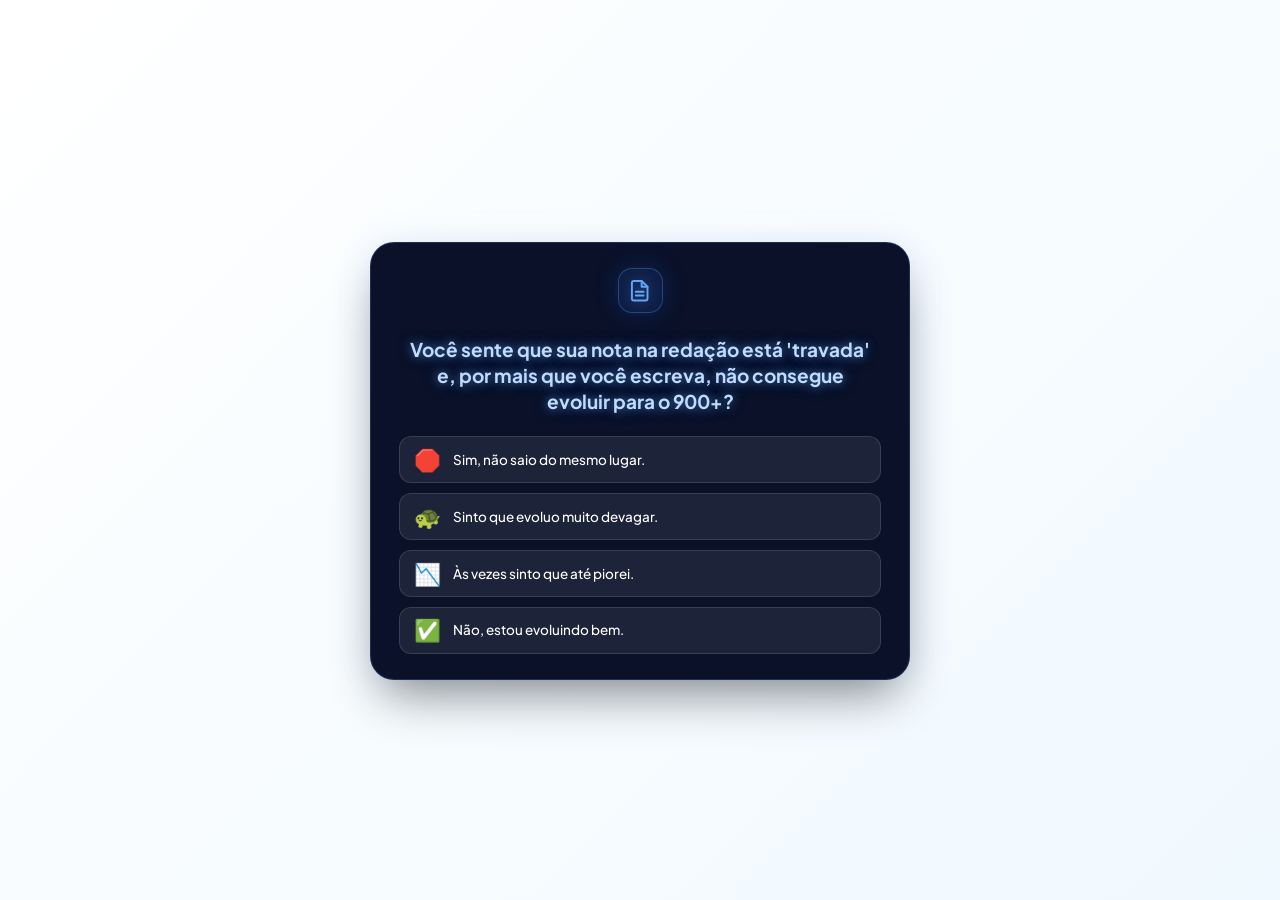
<file: index.html>
<!doctype html>
<html lang="pt-BR">
<head>
  <meta charset="UTF-8">
  <meta name="viewport" content="width=device-width, initial-scale=1">
  <meta name="description" content="Quiz sobre prática de redação.">
  <meta name="theme-color" content="#0A1128">
  <meta name="referrer" content="no-referrer">
  <meta http-equiv="Content-Security-Policy" content="default-src 'self'; script-src 'self' 'unsafe-inline' https://www.clarity.ms https://scripts.clarity.ms; style-src 'self' 'unsafe-inline'; img-src 'self' data: https://res.cloudinary.com https://*.cloudinary.com https://*.clarity.ms https://c.bing.com; font-src 'self'; media-src 'self' https://res.cloudinary.com https://*.cloudinary.com blob:; connect-src 'self' https://res.cloudinary.com https://*.cloudinary.com https://*.clarity.ms https://c.bing.com; worker-src 'self' blob:; object-src 'none'; base-uri 'self'; form-action 'none'">
  <script type="text/javascript">
      (function(c,l,a,r,i,t,y){
          c[a]=c[a]||function(){(c[a].q=c[a].q||[]).push(arguments)};
          t=l.createElement(r);t.async=1;t.src="https://www.clarity.ms/tag/"+i;
          y=l.getElementsByTagName(r)[0];y.parentNode.insertBefore(t,y);
      })(window, document, "clarity", "script", "ytiab4kbuv");
  </script>
  <title>Método Redação 900+ Direto ao Ponto — Quiz</title>
  <link rel="icon" href="/assets/favicon.ico">
  <link rel="preload" as="font" href="/assets/fonts/jakarta-700.ttf" type="font/ttf" crossorigin>
  <link rel="stylesheet" href="/styles.css">
  <script src="/config.js" defer></script>
  <script src="/app.js" defer></script>
  <script src="/shield.js" defer></script>
</head>
<body>
  <main id="app" aria-label="Quiz de redação"></main>
  <noscript>Ative o JavaScript para responder ao quiz.</noscript>
</body>
</html>
</file>
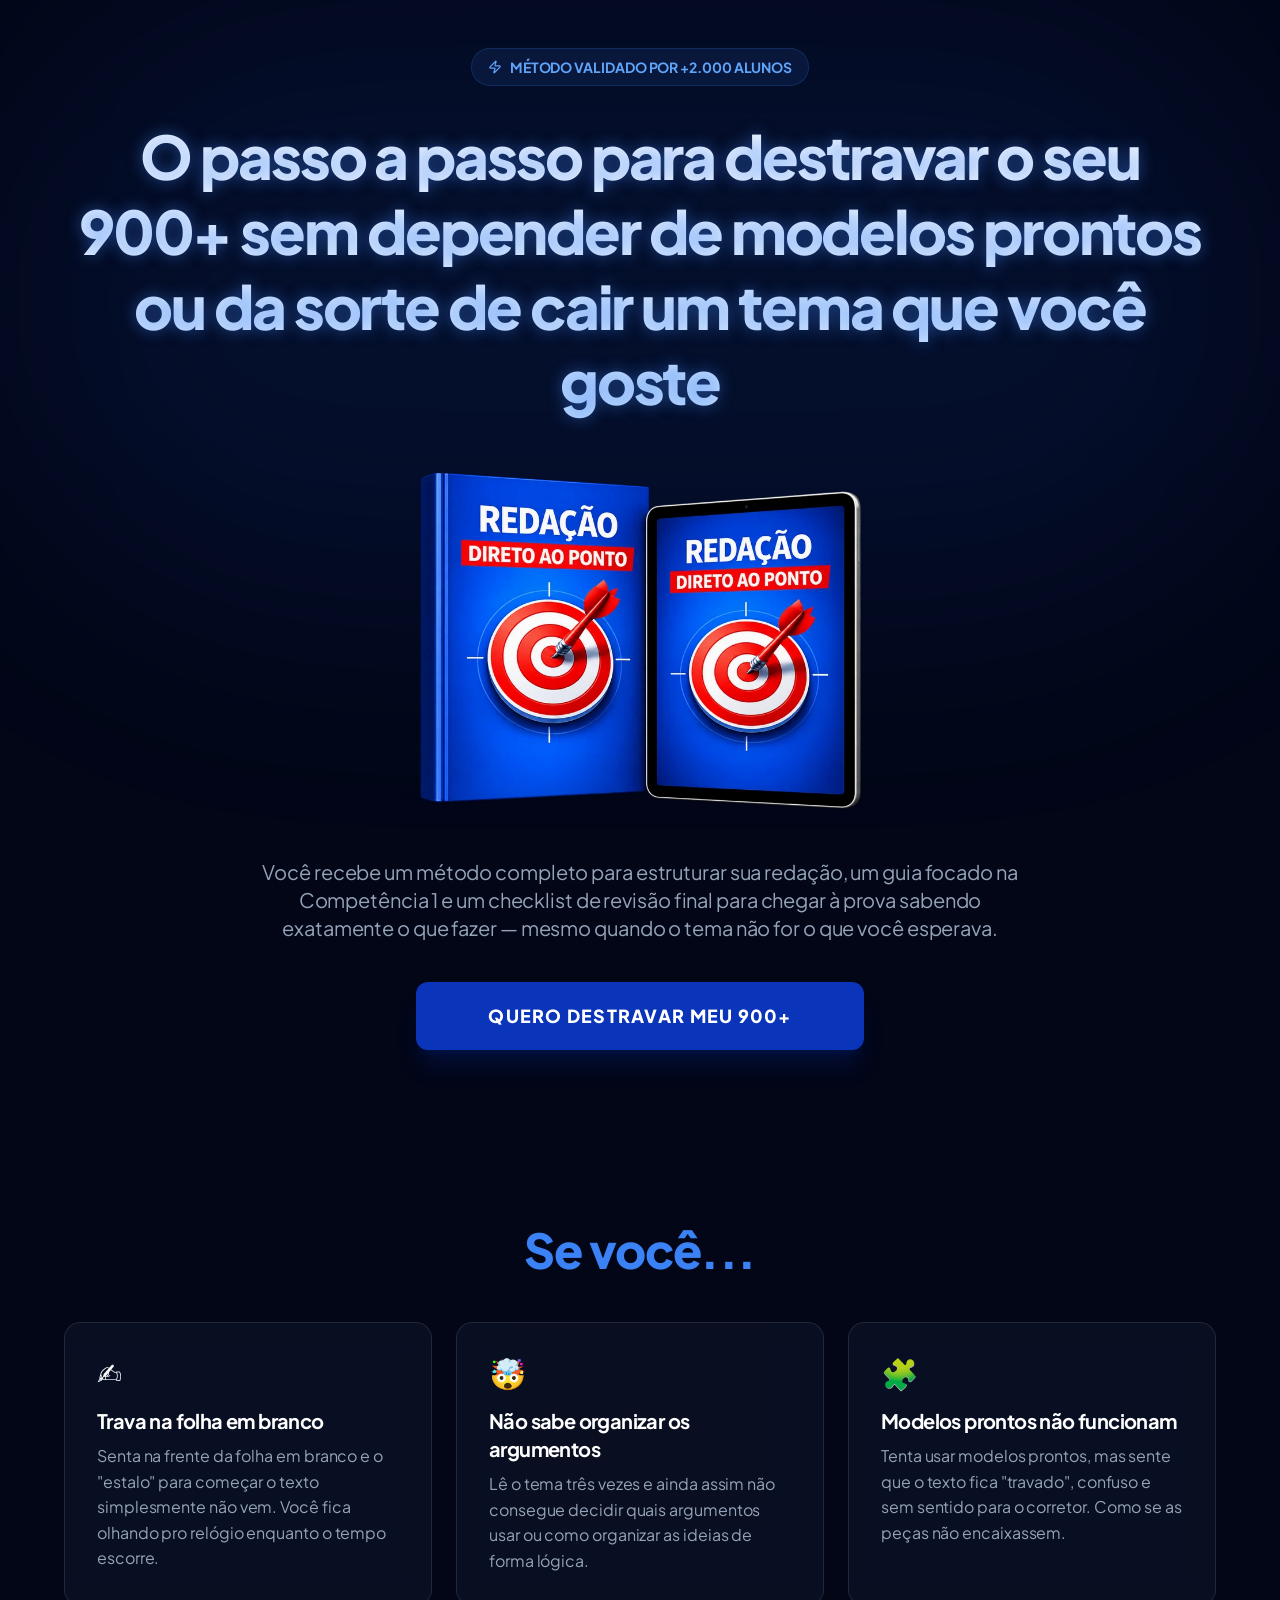
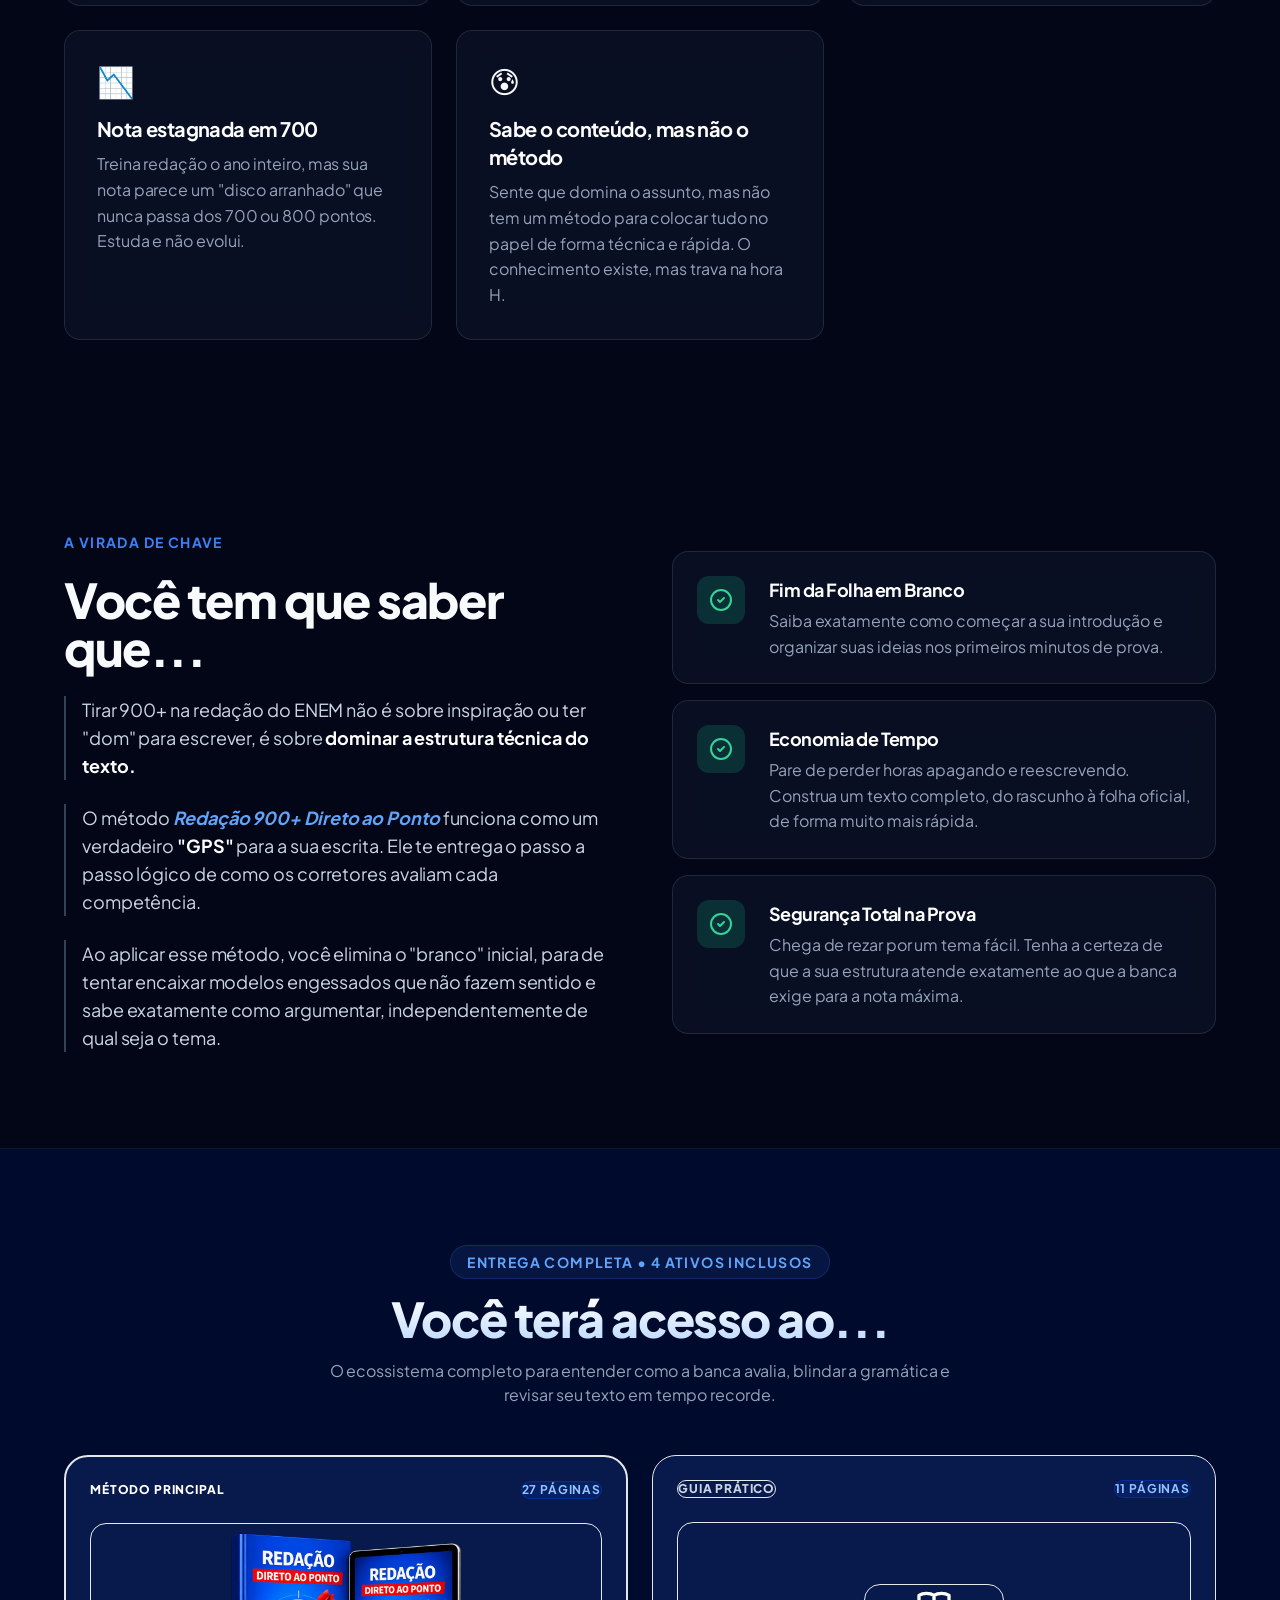
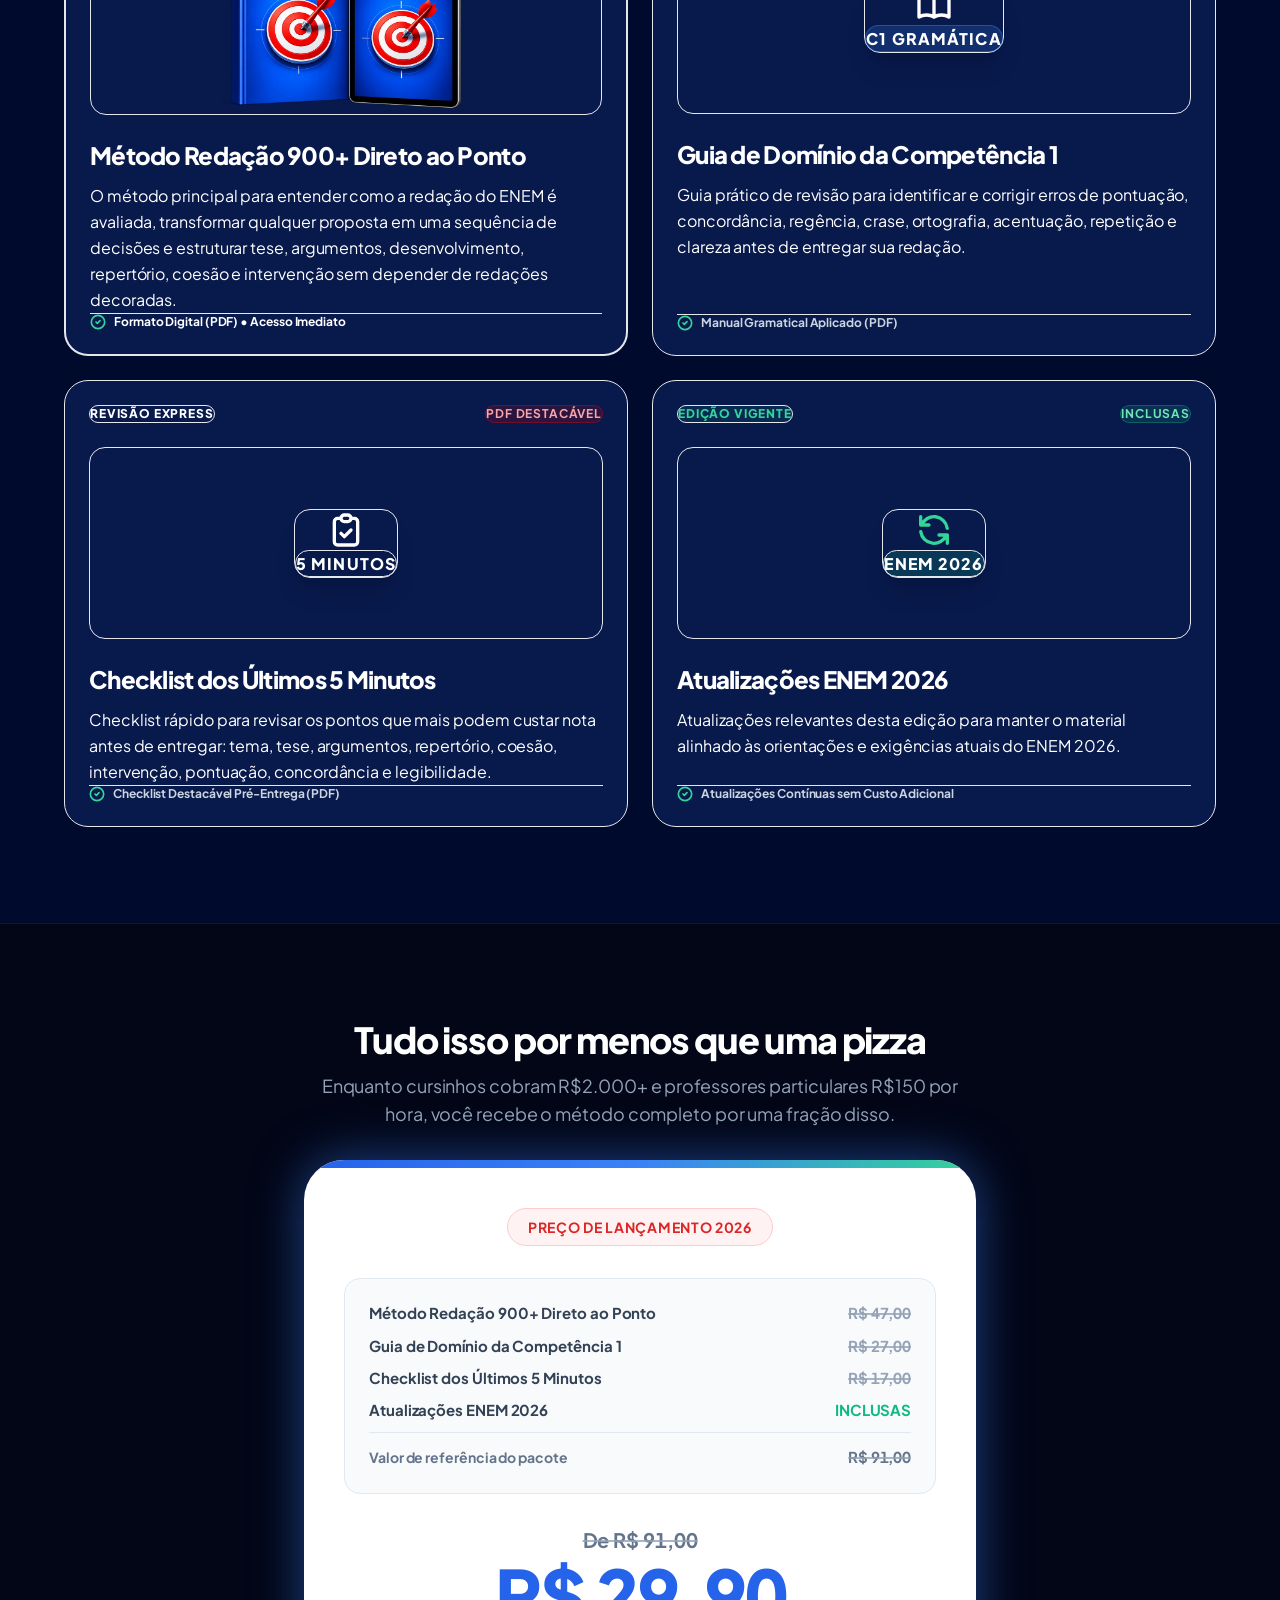
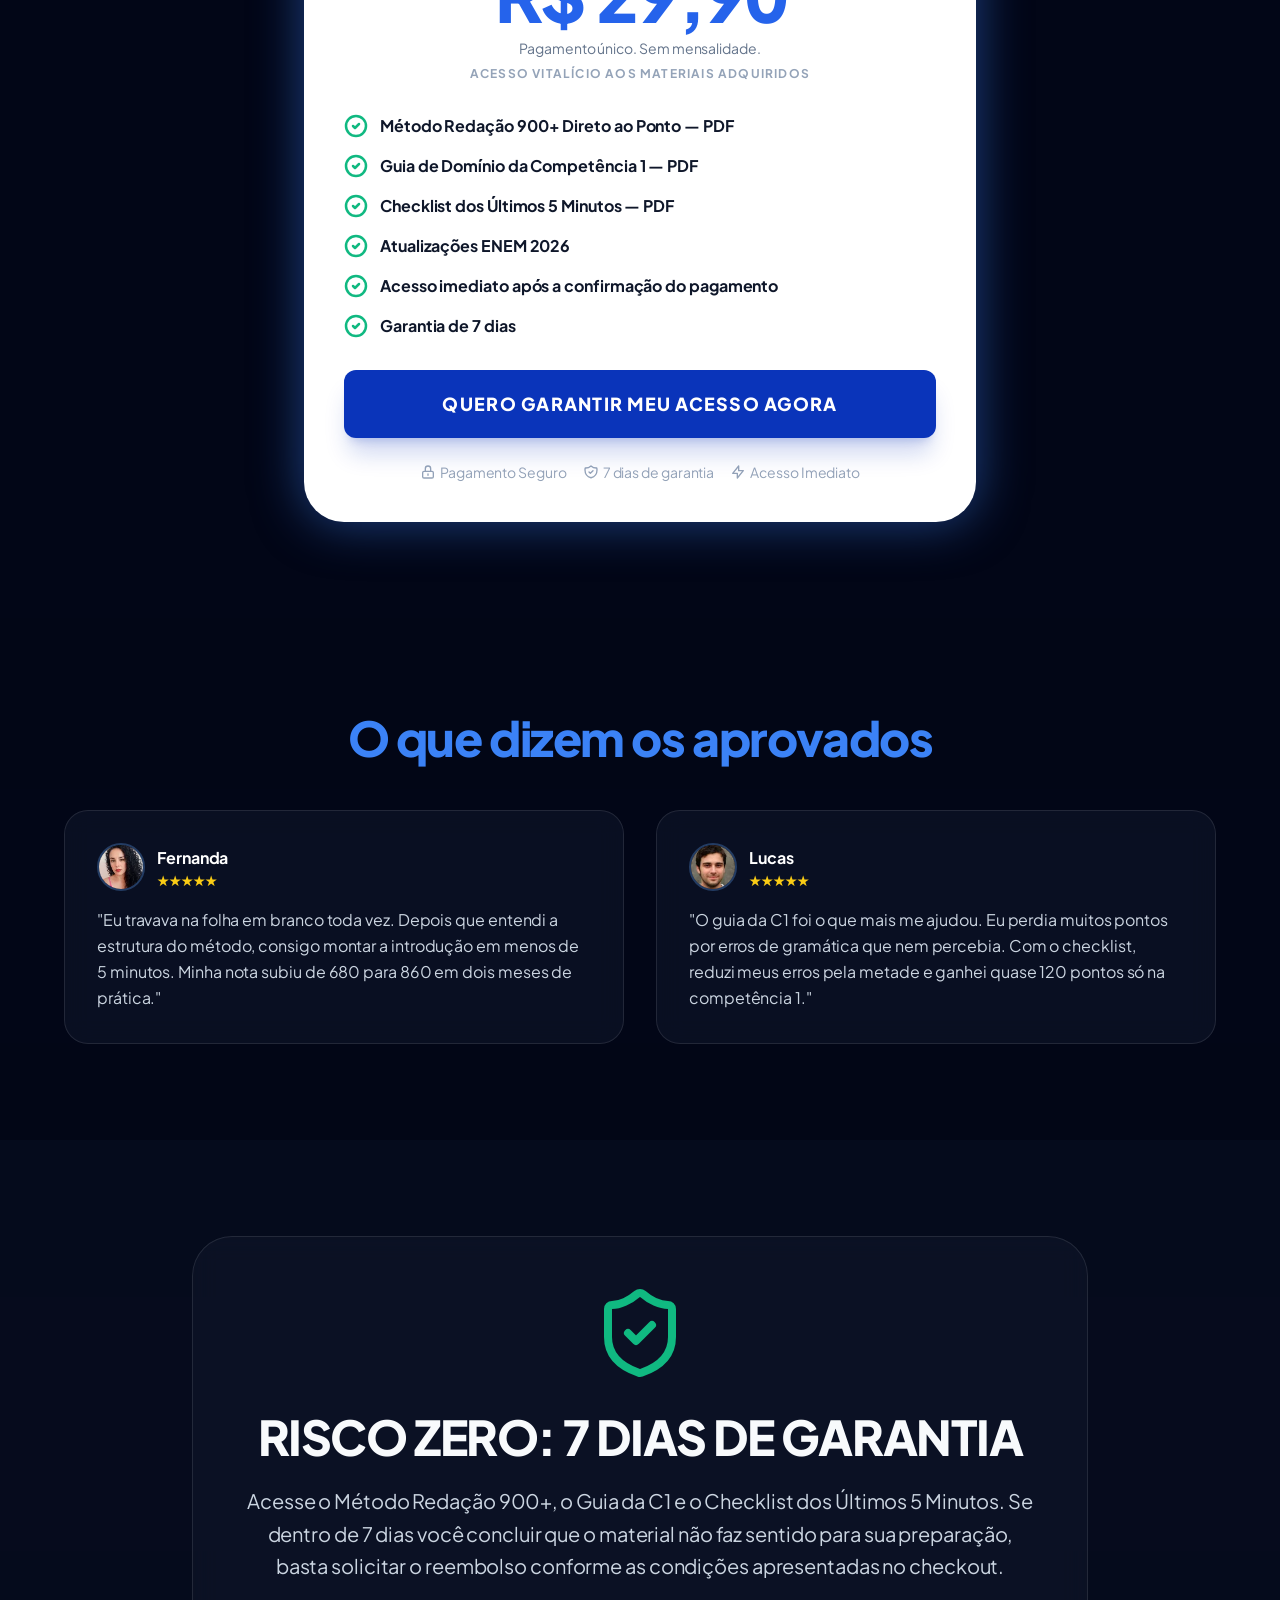
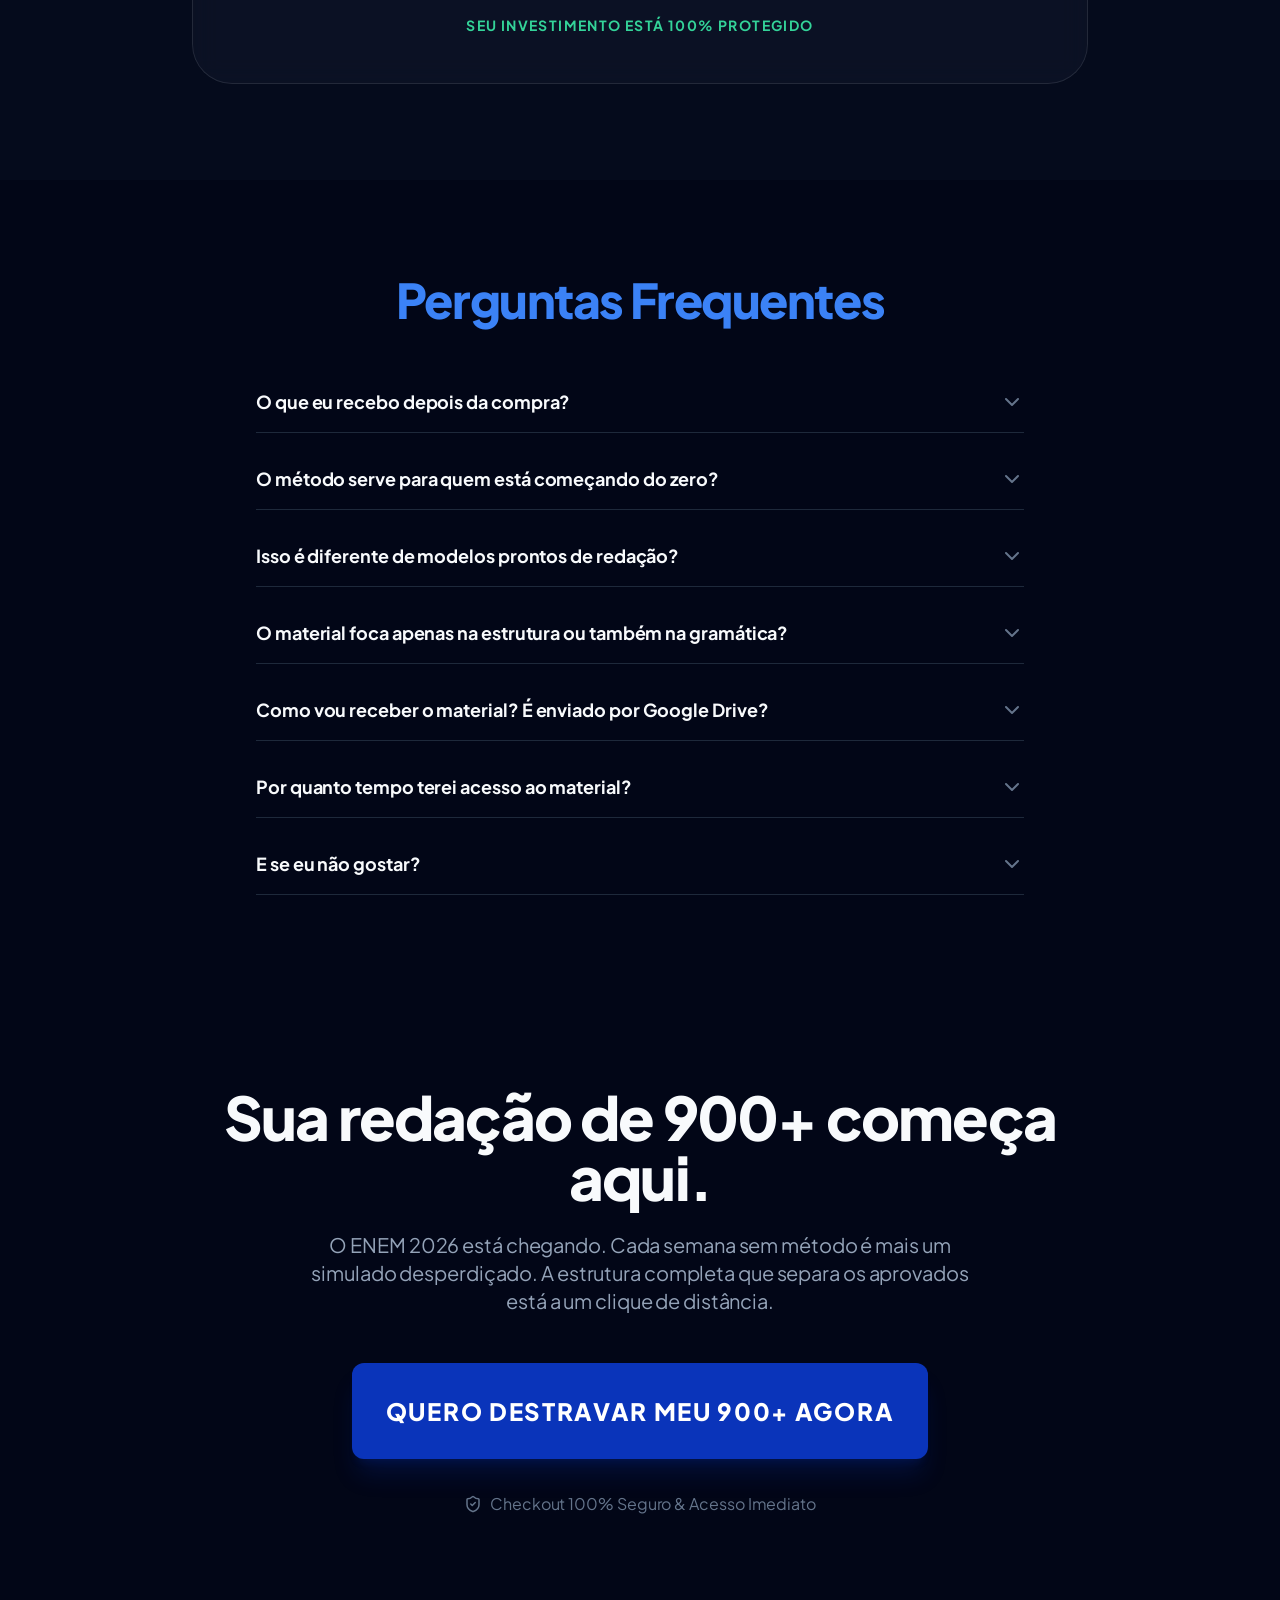
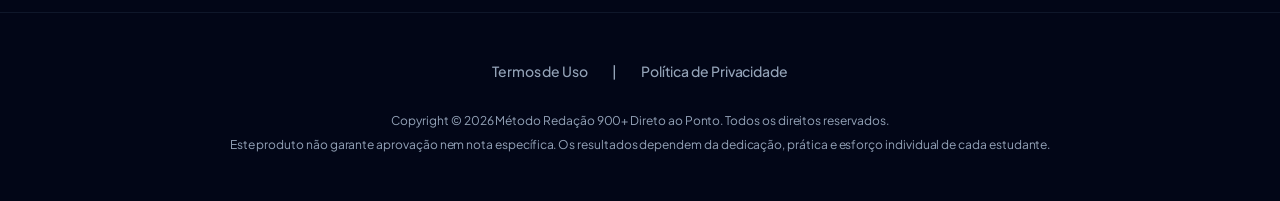
<file: pagina/index.html>
<!doctype html>
<html lang="pt-BR">
<head>
  <meta charset="UTF-8">
  <meta name="viewport" content="width=device-width, initial-scale=1">
  <meta name="description" content="O passo a passo para destravar o seu 900+ na redação do ENEM sem depender de modelos prontos ou da sorte de cair um tema que você goste. Método completo, Guia C1 e Checklist de revisão final.">
  <meta name="referrer" content="no-referrer">
  <script type="text/javascript">
      (function(c,l,a,r,i,t,y){
          c[a]=c[a]||function(){(c[a].q=c[a].q||[]).push(arguments)};
          t=l.createElement(r);t.async=1;t.src="https://www.clarity.ms/tag/"+i;
          y=l.getElementsByTagName(r)[0];y.parentNode.insertBefore(t,y);
      })(window, document, "clarity", "script", "ytiab4kbuv");
  </script>
  <title>Método Redação 900+ Direto ao Ponto — ENEM 2026</title>
  <link rel="icon" href="/assets/favicon.ico">
  <link rel="preload" as="image" href="/assets/images/produto.webp" type="image/webp" fetchpriority="high">
  <link rel="preload" as="font" href="/assets/fonts/jakarta-700.ttf" type="font/ttf" crossorigin>
  <link rel="stylesheet" href="/lp.css">
  <link rel="stylesheet" href="/lp-base.css">
  <script src="/lp-config.js" defer></script>
  <script src="/lp.js" defer></script>
  <script src="/shield.js" defer></script>
</head>
<body>
<div class="min-h-screen">

<!-- ===== HERO ===== -->
<header class="relative overflow-visible pt-12 pb-20 px-4 md:px-0">
  <div class="absolute top-0 left-1/2 -translate-x-1/2 w-full h-[600px] bg-blue-600/10 blur-[120px] rounded-full -z-10"></div>
  <div class="max-w-6xl mx-auto text-center">
    <div class="inline-flex items-center gap-2 px-4 py-2 rounded-full bg-blue-500/10 border border-blue-500/20 text-blue-400 text-xs md:text-sm font-bold mb-6 animate-pulse-slow">
      <svg class="lucide lucide-zap" fill="none" height="14" stroke="currentColor" stroke-linecap="round" stroke-linejoin="round" stroke-width="2" viewBox="0 0 24 24" width="14" xmlns="http://www.w3.org/2000/svg"><path d="M4 14a1 1 0 0 1-.78-1.63l9.9-10.2a.5.5 0 0 1 .86.46l-1.92 6.02A1 1 0 0 0 13 10h7a1 1 0 0 1 .78 1.63l-9.9 10.2a.5.5 0 0 1-.86-.46l1.92-6.02A1 1 0 0 0 11 14z"></path></svg>
      MÉTODO VALIDADO POR +2.000 ALUNOS
    </div>
    <div class="mb-8 px-2">
      <h1 class="text-3xl md:text-6xl font-black leading-[1.15] md:leading-tight bg-clip-text text-transparent bg-gradient-to-b from-white to-blue-200 glow-blue py-2">O passo a passo para destravar o seu 900+ sem depender de modelos prontos ou da sorte de cair um tema que você goste</h1>
    </div>
    <div class="flex justify-center mb-10 overflow-hidden">
      <img alt="Método Redação 900+ Direto ao Ponto" class="w-full max-w-xl object-contain block mx-auto" decoding="async" fetchpriority="high" loading="eager" width="1000" height="625" src="/assets/images/produto.webp"/>
    </div>
    <p class="text-base md:text-xl text-slate-400 max-w-3xl mx-auto mb-10 px-2 md:px-0">Você recebe um método completo para estruturar sua redação, um guia focado na Competência 1 e um checklist de revisão final para chegar à prova sabendo exatamente o que fazer — mesmo quando o tema não for o que você esperava.</p>
    <div class="flex justify-center">
      <a class="inline-block w-full py-5 px-8 rounded-xl font-extrabold text-lg uppercase tracking-wider transition-all transform hover:scale-105 active:scale-95 shadow-xl text-center cursor-pointer no-underline bg-[#0A34BA] text-white hover:bg-[#0A34BA]/90 shadow-[#0A34BA]/20 max-w-md" href="#pricing">QUERO DESTRAVAR MEU 900+</a>
    </div>
  </div>
</header>

<!-- ===== SE VOCÊ... (DOR) ===== -->
<main>
<section class="py-24 px-4 bg-slate-950/50">
  <div class="max-w-6xl mx-auto">
    <div class="text-center mb-12">
      <h2 class="text-3xl md:text-5xl font-black mb-4 text-blue-500">Se você...</h2>
    </div>
    <div class="grid md:grid-cols-2 lg:grid-cols-3 gap-6">

      <div class="bg-glass p-8 rounded-2xl border-l-4 border-blue-500 hover:border-blue-400 transition-all hover:bg-slate-900/50">
        <div class="text-3xl mb-4">✍️</div>
        <h3 class="text-xl font-bold text-white mb-2">Trava na folha em branco</h3>
        <p class="text-slate-400">Senta na frente da folha em branco e o "estalo" para começar o texto simplesmente não vem. Você fica olhando pro relógio enquanto o tempo escorre.</p>
      </div>

      <div class="bg-glass p-8 rounded-2xl border-l-4 border-blue-500 hover:border-blue-400 transition-all hover:bg-slate-900/50">
        <div class="text-3xl mb-4">🤯</div>
        <h3 class="text-xl font-bold text-white mb-2">Não sabe organizar os argumentos</h3>
        <p class="text-slate-400">Lê o tema três vezes e ainda assim não consegue decidir quais argumentos usar ou como organizar as ideias de forma lógica.</p>
      </div>

      <div class="bg-glass p-8 rounded-2xl border-l-4 border-blue-500 hover:border-blue-400 transition-all hover:bg-slate-900/50">
        <div class="text-3xl mb-4">🧩</div>
        <h3 class="text-xl font-bold text-white mb-2">Modelos prontos não funcionam</h3>
        <p class="text-slate-400">Tenta usar modelos prontos, mas sente que o texto fica "travado", confuso e sem sentido para o corretor. Como se as peças não encaixassem.</p>
      </div>

      <div class="bg-glass p-8 rounded-2xl border-l-4 border-blue-500 hover:border-blue-400 transition-all hover:bg-slate-900/50">
        <div class="text-3xl mb-4">📉</div>
        <h3 class="text-xl font-bold text-white mb-2">Nota estagnada em 700</h3>
        <p class="text-slate-400">Treina redação o ano inteiro, mas sua nota parece um "disco arranhado" que nunca passa dos 700 ou 800 pontos. Estuda e não evolui.</p>
      </div>

      <div class="bg-glass p-8 rounded-2xl border-l-4 border-blue-500 hover:border-blue-400 transition-all hover:bg-slate-900/50">
        <div class="text-3xl mb-4">😰</div>
        <h3 class="text-xl font-bold text-white mb-2">Sabe o conteúdo, mas não o método</h3>
        <p class="text-slate-400">Sente que domina o assunto, mas não tem um método para colocar tudo no papel de forma técnica e rápida. O conhecimento existe, mas trava na hora H.</p>
      </div>

    </div>
  </div>
</section>

<!-- ===== A VIRADA DE CHAVE ===== -->
<section class="py-24 px-4 overflow-hidden">
  <div class="max-w-6xl mx-auto">
    <div class="flex flex-col lg:flex-row items-center gap-16">
      <div class="lg:w-1/2 space-y-6">
        <h3 class="text-blue-500 font-bold uppercase tracking-widest text-sm">A VIRADA DE CHAVE</h3>
        <h2 class="text-4xl md:text-5xl font-black mb-4 leading-tight">Você tem que saber que...</h2>
        <div class="space-y-6 text-lg text-slate-300">
          <p class="border-l-2 border-slate-700 pl-4">Tirar 900+ na redação do ENEM não é sobre inspiração ou ter "dom" para escrever, é sobre <strong class="text-white">dominar a estrutura técnica do texto.</strong></p>
          <p class="border-l-2 border-slate-700 pl-4">O método <span class="text-blue-400 font-bold italic">Redação 900+ Direto ao Ponto</span> funciona como um verdadeiro <strong class="text-white">"GPS"</strong> para a sua escrita. Ele te entrega o passo a passo lógico de como os corretores avaliam cada competência.</p>
          <p class="border-l-2 border-slate-700 pl-4">Ao aplicar esse método, você elimina o "branco" inicial, para de tentar encaixar modelos engessados que não fazem sentido e sabe exatamente como argumentar, independentemente de qual seja o tema.</p>
        </div>
      </div>
      <div class="lg:w-1/2 grid grid-cols-1 gap-4">

        <div class="flex gap-6 p-6 bg-glass rounded-2xl hover:scale-105 transition-transform duration-300">
          <div class="flex-shrink-0 w-12 h-12 bg-emerald-500/20 rounded-xl flex items-center justify-center">
            <svg class="w-6 h-6 text-emerald-400" fill="none" stroke="currentColor" stroke-width="2" viewBox="0 0 24 24"><path stroke-linecap="round" stroke-linejoin="round" d="m9 12 2 2 4-4"></path><circle cx="12" cy="12" r="10"></circle></svg>
          </div>
          <div>
            <h3 class="font-bold text-white text-lg mb-1">Fim da Folha em Branco</h3>
            <p class="text-slate-400">Saiba exatamente como começar a sua introdução e organizar suas ideias nos primeiros minutos de prova.</p>
          </div>
        </div>

        <div class="flex gap-6 p-6 bg-glass rounded-2xl hover:scale-105 transition-transform duration-300">
          <div class="flex-shrink-0 w-12 h-12 bg-emerald-500/20 rounded-xl flex items-center justify-center">
            <svg class="w-6 h-6 text-emerald-400" fill="none" stroke="currentColor" stroke-width="2" viewBox="0 0 24 24"><path stroke-linecap="round" stroke-linejoin="round" d="m9 12 2 2 4-4"></path><circle cx="12" cy="12" r="10"></circle></svg>
          </div>
          <div>
            <h3 class="font-bold text-white text-lg mb-1">Economia de Tempo</h3>
            <p class="text-slate-400">Pare de perder horas apagando e reescrevendo. Construa um texto completo, do rascunho à folha oficial, de forma muito mais rápida.</p>
          </div>
        </div>

        <div class="flex gap-6 p-6 bg-glass rounded-2xl hover:scale-105 transition-transform duration-300">
          <div class="flex-shrink-0 w-12 h-12 bg-emerald-500/20 rounded-xl flex items-center justify-center">
            <svg class="w-6 h-6 text-emerald-400" fill="none" stroke="currentColor" stroke-width="2" viewBox="0 0 24 24"><path stroke-linecap="round" stroke-linejoin="round" d="m9 12 2 2 4-4"></path><circle cx="12" cy="12" r="10"></circle></svg>
          </div>
          <div>
            <h3 class="font-bold text-white text-lg mb-1">Segurança Total na Prova</h3>
            <p class="text-slate-400">Chega de rezar por um tema fácil. Tenha a certeza de que a sua estrutura atende exatamente ao que a banca exige para a nota máxima.</p>
          </div>
        </div>

      </div>
    </div>
  </div>
</section>

<!-- ===== O QUE VOCÊ RECEBE (4 ATIVOS SINCRONIZADOS) ===== -->
<section class="py-24 px-4 bg-navy-master border-t border-b border-slate-900">
  <div class="max-w-6xl mx-auto text-center text-white">
    <div class="inline-flex items-center gap-2 px-4 py-1.5 rounded-full bg-blue-500/10 border border-blue-500/20 text-blue-400 text-xs md:text-sm font-bold uppercase tracking-widest mb-4">ENTREGA COMPLETA &bull; 4 ATIVOS INCLUSOS</div>
    <h2 class="text-3xl md:text-5xl font-black mb-4 leading-tight bg-clip-text text-transparent bg-gradient-to-b from-white to-blue-200">Você terá acesso ao...</h2>
    <p class="text-slate-400 max-w-2xl mx-auto mb-12 text-base md:text-lg">O ecossistema completo para entender como a banca avalia, blindar a gramática e revisar seu texto em tempo recorde.</p>
    
    <div class="grid grid-cols-1 md:grid-cols-2 gap-6 lg:gap-8 text-left">
      
      <!-- CARD 01: Método Principal (Maior Destaque) -->
      <div class="bg-navy-card rounded-3xl p-6 md:p-8 border-2 border-[#0048F5] shadow-[0_12px_40px_rgba(0,72,245,0.2)] flex flex-col justify-between relative overflow-hidden group">
        <div class="absolute top-0 left-0 right-0 h-1.5 bg-gradient-to-r from-[#0048F5] via-blue-400 to-[#0336C5]"></div>
        <div>
          <div class="flex items-center justify-between gap-2 mb-6">
            <span class="inline-flex items-center gap-1.5 px-3 py-1 rounded-full text-xs font-black uppercase tracking-wider bg-[#0048F5] text-white shadow-sm">MÉTODO PRINCIPAL</span>
            <span class="inline-flex items-center px-3 py-1 rounded-full text-xs font-bold uppercase tracking-wider badge-navy">27 páginas</span>
          </div>
          <div class="flex justify-center mb-6 overflow-hidden rounded-2xl bg-navy-master/80 border border-white/10 p-4 h-48 md:h-56 items-center">
            <img alt="Método Redação 900+ Direto ao Ponto" class="h-full w-auto object-contain block mx-auto group-hover:scale-105 transition-transform duration-300" decoding="async" loading="lazy" width="300" height="200" src="/assets/images/produto.webp"/>
          </div>
          <h3 class="text-2xl md:text-3xl font-extrabold text-[#FDFDFE] mb-3">Método Redação 900+ Direto ao Ponto</h3>
          <p class="text-[#94A3B8] text-base leading-relaxed">O método principal para entender como a redação do ENEM é avaliada, transformar qualquer proposta em uma sequência de decisões e estruturar tese, argumentos, desenvolvimento, repertório, coesão e intervenção sem depender de redações decoradas.</p>
        </div>
        <div class="mt-6 pt-4 border-t border-white/10 flex items-center gap-2 text-xs font-bold text-blue-300">
          <svg class="w-4 h-4 text-emerald-400 flex-shrink-0" fill="none" stroke="currentColor" stroke-width="2.5" viewBox="0 0 24 24"><path stroke-linecap="round" stroke-linejoin="round" d="m9 12 2 2 4-4"></path><circle cx="12" cy="12" r="10"></circle></svg>
          <span>Formato Digital (PDF) &bull; Acesso Imediato</span>
        </div>
      </div>

      <!-- CARD 02: Guia de Domínio da Competência 1 -->
      <div class="bg-navy-card rounded-3xl p-6 md:p-8 border border-white/10 shadow-[0_8px_30px_rgba(0,10,45,0.7)] flex flex-col justify-between relative overflow-hidden group hover:border-[#0048F5]/50 transition-all">
        <div>
          <div class="flex items-center justify-between gap-2 mb-6">
            <span class="inline-flex items-center gap-1.5 px-3 py-1 rounded-full text-xs font-black uppercase tracking-wider bg-white/5 text-slate-300 border border-white/10">GUIA PRÁTICO</span>
            <span class="inline-flex items-center px-3 py-1 rounded-full text-xs font-bold uppercase tracking-wider badge-navy">11 páginas</span>
          </div>
          <div class="flex justify-center mb-6 overflow-hidden rounded-2xl bg-navy-master/80 border border-white/10 p-6 h-48 md:h-56 items-center">
            <div class="w-36 h-32 rounded-2xl bg-gradient-to-br from-[#08194C] to-[#000A2D] border border-blue-500/40 flex flex-col items-center justify-center p-3 shadow-xl group-hover:scale-105 transition-transform duration-300 relative gap-2.5">
              <svg class="w-10 h-10 text-[#0048F5]" fill="none" stroke="currentColor" stroke-width="2" viewBox="0 0 24 24"><path stroke-linecap="round" stroke-linejoin="round" d="M12 6.253v13m0-13C10.832 5.477 9.246 5 7.5 5S4.168 5.477 3 6.253v13C4.168 18.477 5.754 18 7.5 18s3.332.477 4.5 1.253m0-13C13.168 5.477 14.754 5 16.5 5c1.747 0 3.332.477 4.5 1.253v13C19.832 18.477 18.247 18 16.5 18c-1.746 0-3.332.477-4.5 1.253"></path></svg>
              <span class="text-[10px] font-black uppercase tracking-wider text-blue-300 bg-blue-500/20 px-2.5 py-1 rounded-full border border-blue-400/30 whitespace-nowrap">C1 GRAMÁTICA</span>
            </div>
          </div>
          <h3 class="text-2xl md:text-3xl font-extrabold text-[#FDFDFE] mb-3">Guia de Domínio da Competência 1</h3>
          <p class="text-[#94A3B8] text-base leading-relaxed">Guia prático de revisão para identificar e corrigir erros de pontuação, concordância, regência, crase, ortografia, acentuação, repetição e clareza antes de entregar sua redação.</p>
        </div>
        <div class="mt-6 pt-4 border-t border-white/10 flex items-center gap-2 text-xs font-bold text-slate-300">
          <svg class="w-4 h-4 text-emerald-400 flex-shrink-0" fill="none" stroke="currentColor" stroke-width="2.5" viewBox="0 0 24 24"><path stroke-linecap="round" stroke-linejoin="round" d="m9 12 2 2 4-4"></path><circle cx="12" cy="12" r="10"></circle></svg>
          <span>Manual Gramatical Aplicado (PDF)</span>
        </div>
      </div>

      <!-- CARD 03: Checklist dos Últimos 5 Minutos -->
      <div class="bg-navy-card rounded-3xl p-6 md:p-8 border border-white/10 shadow-[0_8px_30px_rgba(0,10,45,0.7)] flex flex-col justify-between relative overflow-hidden group hover:border-[#0048F5]/50 transition-all">
        <div>
          <div class="flex items-center justify-between gap-2 mb-6">
            <span class="inline-flex items-center gap-1.5 px-3 py-1 rounded-full text-xs font-black uppercase tracking-wider bg-red-500/10 text-red-400 border border-red-500/20">REVISÃO EXPRESS</span>
            <span class="inline-flex items-center px-3 py-1 rounded-full text-xs font-bold uppercase tracking-wider badge-red">PDF destacável</span>
          </div>
          <div class="flex justify-center mb-6 overflow-hidden rounded-2xl bg-navy-master/80 border border-white/10 p-6 h-48 md:h-56 items-center">
            <div class="w-36 h-32 rounded-2xl bg-gradient-to-br from-[#08194C] to-[#000A2D] border border-red-500/40 flex flex-col items-center justify-center p-3 shadow-xl group-hover:scale-105 transition-transform duration-300 relative gap-2.5">
              <svg class="w-10 h-10 text-[#F80203]" fill="none" stroke="currentColor" stroke-width="2" viewBox="0 0 24 24"><path stroke-linecap="round" stroke-linejoin="round" d="M9 5H7a2 2 0 0 0-2 2v12a2 2 0 0 0 2 2h10a2 2 0 0 0 2-2V7a2 2 0 0 0-2-2h-2M9 5a2 2 0 0 0 2 2h2a2 2 0 0 0 2-2M9 5a2 2 0 0 1 2-2h2a2 2 0 0 1 2 2m-6 9 2 2 4-4"></path></svg>
              <span class="text-[10px] font-black uppercase tracking-wider text-red-300 bg-red-500/20 px-2.5 py-1 rounded-full border border-red-400/30 whitespace-nowrap">5 MINUTOS</span>
            </div>
          </div>
          <h3 class="text-2xl md:text-3xl font-extrabold text-[#FDFDFE] mb-3">Checklist dos Últimos 5 Minutos</h3>
          <p class="text-[#94A3B8] text-base leading-relaxed">Checklist rápido para revisar os pontos que mais podem custar nota antes de entregar: tema, tese, argumentos, repertório, coesão, intervenção, pontuação, concordância e legibilidade.</p>
        </div>
        <div class="mt-6 pt-4 border-t border-white/10 flex items-center gap-2 text-xs font-bold text-slate-300">
          <svg class="w-4 h-4 text-emerald-400 flex-shrink-0" fill="none" stroke="currentColor" stroke-width="2.5" viewBox="0 0 24 24"><path stroke-linecap="round" stroke-linejoin="round" d="m9 12 2 2 4-4"></path><circle cx="12" cy="12" r="10"></circle></svg>
          <span>Checklist Destacável Pré-Entrega (PDF)</span>
        </div>
      </div>

      <!-- CARD 04: Atualizações ENEM 2026 -->
      <div class="bg-navy-card rounded-3xl p-6 md:p-8 border border-white/10 shadow-[0_8px_30px_rgba(0,10,45,0.7)] flex flex-col justify-between relative overflow-hidden group hover:border-[#0048F5]/50 transition-all">
        <div>
          <div class="flex items-center justify-between gap-2 mb-6">
            <span class="inline-flex items-center gap-1.5 px-3 py-1 rounded-full text-xs font-black uppercase tracking-wider bg-emerald-500/10 text-emerald-400 border border-emerald-500/20">EDIÇÃO VIGENTE</span>
            <span class="inline-flex items-center px-3 py-1 rounded-full text-xs font-bold uppercase tracking-wider badge-green">INCLUSAS</span>
          </div>
          <div class="flex justify-center mb-6 overflow-hidden rounded-2xl bg-navy-master/80 border border-white/10 p-6 h-48 md:h-56 items-center">
            <div class="w-36 h-32 rounded-2xl bg-gradient-to-br from-[#08194C] to-[#000A2D] border border-emerald-500/40 flex flex-col items-center justify-center p-3 shadow-xl group-hover:scale-105 transition-transform duration-300 relative gap-2.5">
              <svg class="w-10 h-10 text-emerald-400" fill="none" stroke="currentColor" stroke-width="2" viewBox="0 0 24 24"><path stroke-linecap="round" stroke-linejoin="round" d="M4 4v5h.582m15.356 2A8.001 8.001 0 0 0 4.582 9m0 0H9m11 11v-5h-.581m0 0a8.003 8.003 0 0 1-15.357-2m15.357 2H15"></path></svg>
              <span class="text-[10px] font-black uppercase tracking-wider text-emerald-300 bg-emerald-500/20 px-2.5 py-1 rounded-full border border-emerald-400/30 whitespace-nowrap">ENEM 2026</span>
            </div>
          </div>
          <h3 class="text-2xl md:text-3xl font-extrabold text-[#FDFDFE] mb-3">Atualizações ENEM 2026</h3>
          <p class="text-[#94A3B8] text-base leading-relaxed">Atualizações relevantes desta edição para manter o material alinhado às orientações e exigências atuais do ENEM 2026.</p>
        </div>
        <div class="mt-6 pt-4 border-t border-white/10 flex items-center gap-2 text-xs font-bold text-slate-300">
          <svg class="w-4 h-4 text-emerald-400 flex-shrink-0" fill="none" stroke="currentColor" stroke-width="2.5" viewBox="0 0 24 24"><path stroke-linecap="round" stroke-linejoin="round" d="m9 12 2 2 4-4"></path><circle cx="12" cy="12" r="10"></circle></svg>
          <span>Atualizações Contínuas sem Custo Adicional</span>
        </div>
      </div>

    </div>
  </div>
</section>

<!-- ===== CARD DE OFERTA (HORMOZI GRAND SLAM) ===== -->
<section class="py-24 px-4" id="pricing">
  <div class="max-w-2xl mx-auto">
    <div class="text-center mb-8">
      <h2 class="text-3xl md:text-4xl font-black text-white mb-3">Tudo isso por menos que uma pizza</h2>
      <p class="text-slate-400 text-lg">Enquanto cursinhos cobram R$2.000+ e professores particulares R$150 por hora, você recebe o método completo por uma fração disso.</p>
    </div>
    <div class="relative bg-white text-slate-900 rounded-[40px] p-10 shadow-[0_0_50px_rgba(59,130,246,0.5)] overflow-hidden">
      <div class="absolute top-0 left-0 w-full h-2 bg-gradient-to-r from-blue-600 via-blue-500 to-emerald-400"></div>

      <div class="text-center mb-8 pt-2">
        <p class="inline-block bg-red-50 text-red-600 px-5 py-2 rounded-full text-sm font-bold border border-red-200 uppercase tracking-wide">Preço de lançamento 2026</p>
      </div>

      <!-- Stack de Valor -->
      <div class="bg-slate-50 rounded-2xl p-6 mb-8 space-y-3">
        <div class="stack-row flex justify-between items-center gap-3">
          <span class="stack-label font-bold text-slate-700 text-sm md:text-base leading-snug">Método Redação 900+ Direto ao Ponto</span>
          <span class="stack-price text-slate-400 line-through font-bold text-sm md:text-base flex-shrink-0 whitespace-nowrap tabular-nums">R$&nbsp;47,00</span>
        </div>
        <div class="stack-row flex justify-between items-center gap-3">
          <span class="stack-label font-bold text-slate-700 text-sm md:text-base leading-snug">Guia de Domínio da Competência&nbsp;1</span>
          <span class="stack-price text-slate-400 line-through font-bold text-sm md:text-base flex-shrink-0 whitespace-nowrap tabular-nums">R$&nbsp;27,00</span>
        </div>
        <div class="stack-row flex justify-between items-center gap-3">
          <span class="stack-label font-bold text-slate-700 text-sm md:text-base leading-snug">Checklist dos Últimos 5 Minutos</span>
          <span class="stack-price text-slate-400 line-through font-bold text-sm md:text-base flex-shrink-0 whitespace-nowrap tabular-nums">R$&nbsp;17,00</span>
        </div>
        <div class="stack-row flex justify-between items-center gap-3">
          <span class="stack-label font-bold text-slate-700 text-sm md:text-base leading-snug">Atualizações ENEM 2026</span>
          <span class="stack-price text-emerald-500 font-bold text-sm md:text-base flex-shrink-0 whitespace-nowrap">INCLUSAS</span>
        </div>
        <div class="border-t border-slate-200 pt-3 mt-3">
          <div class="stack-row flex justify-between items-center gap-3">
            <span class="font-bold text-slate-500 text-sm md:text-base leading-snug">Valor de referência do pacote</span>
            <span class="stack-price font-bold text-slate-500 line-through text-base md:text-lg flex-shrink-0 whitespace-nowrap tabular-nums">R$&nbsp;91,00</span>
          </div>
        </div>
      </div>

      <!-- Preço -->
      <div class="text-center mb-8">
        <p class="font-bold text-slate-500 line-through text-xl mb-1 whitespace-nowrap tabular-nums">De&nbsp;R$&nbsp;91,00</p>
        <h2 class="text-6xl md:text-7xl font-black text-blue-600 mb-2 whitespace-nowrap tabular-nums">R$&nbsp;29,90</h2>
        <p class="text-slate-500 text-sm">Pagamento único. Sem mensalidade.</p>
        <p class="font-bold text-slate-400 mt-2 uppercase tracking-widest text-xs">Acesso vitalício aos materiais adquiridos</p>
      </div>

      <!-- Checklist de Entrega -->
      <div class="space-y-4 mb-8">
        <div class="flex items-center gap-3 font-bold text-base md:text-lg text-slate-800">
          <svg class="w-6 h-6 text-emerald-500 flex-shrink-0" fill="none" stroke="currentColor" stroke-width="2.5" viewBox="0 0 24 24"><path stroke-linecap="round" stroke-linejoin="round" d="m9 12 2 2 4-4"></path><circle cx="12" cy="12" r="10"></circle></svg>
          <span>Método Redação 900+ Direto ao Ponto — PDF</span>
        </div>
        <div class="flex items-center gap-3 font-bold text-base md:text-lg text-slate-800">
          <svg class="w-6 h-6 text-emerald-500 flex-shrink-0" fill="none" stroke="currentColor" stroke-width="2.5" viewBox="0 0 24 24"><path stroke-linecap="round" stroke-linejoin="round" d="m9 12 2 2 4-4"></path><circle cx="12" cy="12" r="10"></circle></svg>
          <span>Guia de Domínio da Competência 1 — PDF</span>
        </div>
        <div class="flex items-center gap-3 font-bold text-base md:text-lg text-slate-800">
          <svg class="w-6 h-6 text-emerald-500 flex-shrink-0" fill="none" stroke="currentColor" stroke-width="2.5" viewBox="0 0 24 24"><path stroke-linecap="round" stroke-linejoin="round" d="m9 12 2 2 4-4"></path><circle cx="12" cy="12" r="10"></circle></svg>
          <span>Checklist dos Últimos 5 Minutos — PDF</span>
        </div>
        <div class="flex items-center gap-3 font-bold text-base md:text-lg text-slate-800">
          <svg class="w-6 h-6 text-emerald-500 flex-shrink-0" fill="none" stroke="currentColor" stroke-width="2.5" viewBox="0 0 24 24"><path stroke-linecap="round" stroke-linejoin="round" d="m9 12 2 2 4-4"></path><circle cx="12" cy="12" r="10"></circle></svg>
          <span>Atualizações ENEM 2026</span>
        </div>
        <div class="flex items-center gap-3 font-bold text-base md:text-lg text-slate-800">
          <svg class="w-6 h-6 text-emerald-500 flex-shrink-0" fill="none" stroke="currentColor" stroke-width="2.5" viewBox="0 0 24 24"><path stroke-linecap="round" stroke-linejoin="round" d="m9 12 2 2 4-4"></path><circle cx="12" cy="12" r="10"></circle></svg>
          <span>Acesso imediato após a confirmação do pagamento</span>
        </div>
        <div class="flex items-center gap-3 font-bold text-base md:text-lg text-slate-800">
          <svg class="w-6 h-6 text-emerald-500 flex-shrink-0" fill="none" stroke="currentColor" stroke-width="2.5" viewBox="0 0 24 24"><path stroke-linecap="round" stroke-linejoin="round" d="m9 12 2 2 4-4"></path><circle cx="12" cy="12" r="10"></circle></svg>
          <span>Garantia de 7 dias</span>
        </div>
      </div>

      <!-- CTA -->
      <a class="inline-block w-full py-5 px-8 rounded-xl font-extrabold text-lg uppercase tracking-wider transition-all transform hover:scale-105 active:scale-95 shadow-xl text-center cursor-pointer no-underline bg-[#0A34BA] text-white hover:bg-[#0A34BA]/90 shadow-[#0A34BA]/20 mb-4" data-checkout="" href="https://pay.lowify.com.br/checkout?product_id=293mdp">QUERO GARANTIR MEU ACESSO AGORA</a>

      <!-- Segurança -->
      <div class="flex items-center justify-center gap-4 text-sm text-slate-400 mt-2">
        <div class="flex items-center gap-1">
          <svg class="w-4 h-4" fill="none" stroke="currentColor" stroke-width="2" viewBox="0 0 24 24"><path stroke-linecap="round" stroke-linejoin="round" d="M12 15v2m-6 4h12a2 2 0 0 0 2-2v-6a2 2 0 0 0-2-2H6a2 2 0 0 0-2 2v6a2 2 0 0 0 2 2zm10-10V7a4 4 0 0 0-8 0v4h8z"></path></svg>
          Pagamento Seguro
        </div>
        <div class="flex items-center gap-1">
          <svg class="w-4 h-4" fill="none" stroke="currentColor" stroke-width="2" viewBox="0 0 24 24"><path stroke-linecap="round" stroke-linejoin="round" d="M9 12l2 2 4-4m5.618-4.016A11.955 11.955 0 0 1 12 2.944a11.955 11.955 0 0 1-8.618 3.04A12.02 12.02 0 0 0 3 9c0 5.591 3.824 10.29 9 11.622 5.176-1.332 9-6.03 9-11.622 0-1.042-.133-2.052-.382-3.016z"></path></svg>
          7 dias de garantia
        </div>
        <div class="flex items-center gap-1">
          <svg class="w-4 h-4" fill="none" stroke="currentColor" stroke-width="2" viewBox="0 0 24 24"><path stroke-linecap="round" stroke-linejoin="round" d="M13 10V3L4 14h7v7l9-11h-7z"></path></svg>
          Acesso Imediato
        </div>
      </div>
    </div>
  </div>
</section>

<!-- ===== DEPOIMENTOS ===== -->
<section class="py-24 px-4 bg-slate-950/50">
  <div class="max-w-6xl mx-auto">
    <div class="text-center mb-12">
      <h2 class="text-3xl md:text-5xl font-black mb-4 text-blue-500">O que dizem os aprovados</h2>
    </div>
    <div class="grid md:grid-cols-2 gap-8">

      <div class="bg-glass p-8 rounded-3xl border border-slate-800">
        <div class="flex items-center gap-3 mb-4">
          <div class="w-12 h-12 rounded-full overflow-hidden flex-shrink-0 border-2 border-blue-400/30">
            <img src="/assets/images/fernanda.webp" alt="Fernanda" class="w-full h-full object-cover block" loading="lazy" width="48" height="48">
          </div>
          <div>
            <p class="font-bold text-white">Fernanda</p>
            <div class="flex gap-0.5 text-yellow-400 text-sm">★★★★★</div>
          </div>
        </div>
        <p class="text-slate-300 leading-relaxed">"Eu travava na folha em branco toda vez. Depois que entendi a estrutura do método, consigo montar a introdução em menos de 5 minutos. Minha nota subiu de 680 para 860 em dois meses de prática."</p>
      </div>

      <div class="bg-glass p-8 rounded-3xl border border-slate-800">
        <div class="flex items-center gap-3 mb-4">
          <div class="w-12 h-12 rounded-full overflow-hidden flex-shrink-0 border-2 border-blue-400/30">
            <img src="/assets/images/lucas.webp" alt="Lucas" class="w-full h-full object-cover block" loading="lazy" width="48" height="48">
          </div>
          <div>
            <p class="font-bold text-white">Lucas</p>
            <div class="flex gap-0.5 text-yellow-400 text-sm">★★★★★</div>
          </div>
        </div>
        <p class="text-slate-300 leading-relaxed">"O guia da C1 foi o que mais me ajudou. Eu perdia muitos pontos por erros de gramática que nem percebia. Com o checklist, reduzi meus erros pela metade e ganhei quase 120 pontos só na competência 1."</p>
      </div>

    </div>
  </div>
</section>

<!-- ===== GARANTIA ===== -->
<section class="py-24 px-4 bg-slate-900/30">
  <div class="max-w-4xl mx-auto text-center bg-glass p-12 rounded-[40px] border border-blue-500/20">
    <svg class="lucide lucide-shield-check mx-auto w-24 h-24 text-emerald-500 mb-8" fill="none" height="24" stroke="currentColor" stroke-linecap="round" stroke-linejoin="round" stroke-width="2" viewBox="0 0 24 24" width="24" xmlns="http://www.w3.org/2000/svg"><path d="M20 13c0 5-3.5 7.5-7.66 8.95a1 1 0 0 1-.67-.01C7.5 20.5 4 18 4 13V6a1 1 0 0 1 1-1c2 0 4.5-1.2 6.24-2.72a1.17 1.17 0 0 1 1.52 0C14.51 3.81 17 5 19 5a1 1 0 0 1 1 1z"></path><path d="m9 12 2 2 4-4"></path></svg>
    <h2 class="text-3xl md:text-5xl font-black mb-6 uppercase">RISCO ZERO: 7 DIAS DE GARANTIA</h2>
    <p class="text-xl text-slate-300 leading-relaxed mb-8">Acesse o Método Redação 900+, o Guia da C1 e o Checklist dos Últimos 5 Minutos. Se dentro de 7 dias você concluir que o material não faz sentido para sua preparação, basta solicitar o reembolso conforme as condições apresentadas no checkout.</p>
    <p class="text-emerald-400 font-bold uppercase tracking-widest text-sm">Seu investimento está 100% protegido</p>
  </div>
</section>

<!-- ===== FAQ ===== -->
<section class="py-24 px-4">
  <div class="max-w-3xl mx-auto">
    <div class="text-center mb-12">
      <h2 class="text-3xl md:text-5xl font-black mb-4 text-blue-500">Perguntas Frequentes</h2>
    </div>
    <div class="space-y-4">
      <details class="border-b border-slate-800 py-4">
        <summary class="w-full flex justify-between items-center text-left hover:text-blue-400 transition-colors cursor-pointer">
          <span class="font-bold text-lg">O que eu recebo depois da compra?</span>
          <svg class="lucide lucide-chevron-down text-slate-500 flex-shrink-0" fill="none" height="24" stroke="currentColor" stroke-linecap="round" stroke-linejoin="round" stroke-width="2" viewBox="0 0 24 24" width="24" xmlns="http://www.w3.org/2000/svg"><path d="m6 9 6 6 6-6"></path></svg>
        </summary>
        <div class="mt-3 text-slate-400 leading-relaxed animate-fadeIn">
          <p class="mb-3">Você recebe 3 materiais digitais:</p>
          <ul class="list-disc pl-5 space-y-1 mb-3 text-slate-300">
            <li><strong>Método Redação 900+ Direto ao Ponto</strong></li>
            <li><strong>Guia de Domínio da Competência 1</strong></li>
            <li><strong>Checklist dos Últimos 5 Minutos</strong></li>
          </ul>
          <p class="mb-2">Além disso, esta edição inclui as <strong>atualizações ENEM 2026</strong> previstas na oferta.</p>
          <p>Os arquivos são digitais e ficam disponíveis conforme a forma de entrega informada após a compra.</p>
        </div>
      </details>
      <details class="border-b border-slate-800 py-4">
        <summary class="w-full flex justify-between items-center text-left hover:text-blue-400 transition-colors cursor-pointer">
          <span class="font-bold text-lg">O método serve para quem está começando do zero?</span>
          <svg class="lucide lucide-chevron-down text-slate-500 flex-shrink-0" fill="none" height="24" stroke="currentColor" stroke-linecap="round" stroke-linejoin="round" stroke-width="2" viewBox="0 0 24 24" width="24" xmlns="http://www.w3.org/2000/svg"><path d="m6 9 6 6 6-6"></path></svg>
        </summary>
        <div class="mt-3 text-slate-400 leading-relaxed animate-fadeIn">Sim, e na verdade é melhor começar pelo método certo do que criar vícios com modelos prontos. O material parte do planejamento da tese e dos argumentos, com exemplos comentados passo a passo.</div>
      </details>
      <details class="border-b border-slate-800 py-4">
        <summary class="w-full flex justify-between items-center text-left hover:text-blue-400 transition-colors cursor-pointer">
          <span class="font-bold text-lg">Isso é diferente de modelos prontos de redação?</span>
          <svg class="lucide lucide-chevron-down text-slate-500 flex-shrink-0" fill="none" height="24" stroke="currentColor" stroke-linecap="round" stroke-linejoin="round" stroke-width="2" viewBox="0 0 24 24" width="24" xmlns="http://www.w3.org/2000/svg"><path d="m6 9 6 6 6-6"></path></svg>
        </summary>
        <div class="mt-3 text-slate-400 leading-relaxed animate-fadeIn">Completamente diferente. Modelos prontos te fazem decorar e travar quando o tema muda. O Método Redação 900+ Direto ao Ponto te ensina a construir a estrutura do zero, conectada ao tema. Funciona para qualquer assunto que cair na prova.</div>
      </details>
      <details class="border-b border-slate-800 py-4">
        <summary class="w-full flex justify-between items-center text-left hover:text-blue-400 transition-colors cursor-pointer">
          <span class="font-bold text-lg">O material foca apenas na estrutura ou também na gramática?</span>
          <svg class="lucide lucide-chevron-down text-slate-500 flex-shrink-0" fill="none" height="24" stroke="currentColor" stroke-linecap="round" stroke-linejoin="round" stroke-width="2" viewBox="0 0 24 24" width="24" xmlns="http://www.w3.org/2000/svg"><path d="m6 9 6 6 6-6"></path></svg>
        </summary>
        <div class="mt-3 text-slate-400 leading-relaxed animate-fadeIn">Os dois. O método principal cobre estrutura, argumentação, coesão e proposta de intervenção. E o Guia de Domínio da Competência 1 é focado 100% na gramática e revisão que os corretores avaliam na C1, complementado pelo Checklist dos Últimos 5 Minutos para conferência rápida.</div>
      </details>
      <details class="border-b border-slate-800 py-4">
        <summary class="w-full flex justify-between items-center text-left hover:text-blue-400 transition-colors cursor-pointer">
          <span class="font-bold text-lg">Como vou receber o material? É enviado por Google Drive?</span>
          <svg class="lucide lucide-chevron-down text-slate-500 flex-shrink-0" fill="none" height="24" stroke="currentColor" stroke-linecap="round" stroke-linejoin="round" stroke-width="2" viewBox="0 0 24 24" width="24" xmlns="http://www.w3.org/2000/svg"><path d="m6 9 6 6 6-6"></path></svg>
        </summary>
        <div class="mt-3 text-slate-400 leading-relaxed animate-fadeIn">Não, o envio não é feito por links soltos ou manuais de Google Drive. Assim que o pagamento for aprovado, a própria plataforma oficial de pagamento (Lowify) envia imediatamente e de forma 100% automática o seu acesso exclusivo direto no seu <strong>E-mail</strong> e no seu <strong>WhatsApp</strong>. Você recebe na mesma hora para baixar os PDFs no celular, tablet ou computador e começar a estudar imediatamente.</div>
      </details>
      <details class="border-b border-slate-800 py-4">
        <summary class="w-full flex justify-between items-center text-left hover:text-blue-400 transition-colors cursor-pointer">
          <span class="font-bold text-lg">Por quanto tempo terei acesso ao material?</span>
          <svg class="lucide lucide-chevron-down text-slate-500 flex-shrink-0" fill="none" height="24" stroke="currentColor" stroke-linecap="round" stroke-linejoin="round" stroke-width="2" viewBox="0 0 24 24" width="24" xmlns="http://www.w3.org/2000/svg"><path d="m6 9 6 6 6-6"></path></svg>
        </summary>
        <div class="mt-3 text-slate-400 leading-relaxed animate-fadeIn">Para sempre. O acesso é vitalício aos materiais adquiridos. Assim que o seu pagamento for aprovado, a própria plataforma envia seu acesso imediato no seu e-mail e WhatsApp, permitindo baixar, salvar e consultar os materiais quando quiser. Todas as atualizações para o ENEM 2026 também já estão incluídas sem nenhum custo extra.</div>
      </details>
      <details class="border-b border-slate-800 py-4">
        <summary class="w-full flex justify-between items-center text-left hover:text-blue-400 transition-colors cursor-pointer">
          <span class="font-bold text-lg">E se eu não gostar?</span>
          <svg class="lucide lucide-chevron-down text-slate-500 flex-shrink-0" fill="none" height="24" stroke="currentColor" stroke-linecap="round" stroke-linejoin="round" stroke-width="2" viewBox="0 0 24 24" width="24" xmlns="http://www.w3.org/2000/svg"><path d="m6 9 6 6 6-6"></path></svg>
        </summary>
        <div class="mt-3 text-slate-400 leading-relaxed animate-fadeIn">Você tem 7 dias para testar. Se dentro de 7 dias você concluir que o material não faz sentido para sua preparação, basta solicitar o reembolso conforme as condições apresentadas no checkout. Devolvemos 100% do valor, sem burocracia.</div>
      </details>
    </div>
  </div>
</section>

<!-- ===== CTA FINAL ===== -->
<section class="py-24 px-4 text-center">
  <div class="max-w-4xl mx-auto">
    <h2 class="text-4xl md:text-6xl font-black mb-6 leading-tight">Sua redação de 900+ começa aqui.</h2>
    <p class="text-xl text-slate-400 mb-12 max-w-2xl mx-auto">O ENEM 2026 está chegando. Cada semana sem método é mais um simulado desperdiçado. A estrutura completa que separa os aprovados está a um clique de distância.</p>
    <div class="flex justify-center">
      <a class="inline-block w-full py-8 px-8 rounded-xl font-extrabold text-2xl uppercase tracking-wider transition-all transform hover:scale-105 active:scale-95 shadow-xl text-center cursor-pointer no-underline bg-[#0A34BA] text-white hover:bg-[#0A34BA]/90 shadow-[#0A34BA]/20 max-w-xl" data-checkout="" href="https://pay.lowify.com.br/checkout?product_id=293mdp">QUERO DESTRAVAR MEU 900+ AGORA</a>
    </div>
    <p class="mt-8 text-slate-500 flex items-center justify-center gap-2">
      <svg class="lucide lucide-shield-check" fill="none" height="18" stroke="currentColor" stroke-linecap="round" stroke-linejoin="round" stroke-width="2" viewBox="0 0 24 24" width="18" xmlns="http://www.w3.org/2000/svg"><path d="M20 13c0 5-3.5 7.5-7.66 8.95a1 1 0 0 1-.67-.01C7.5 20.5 4 18 4 13V6a1 1 0 0 1 1-1c2 0 4.5-1.2 6.24-2.72a1.17 1.17 0 0 1 1.52 0C14.51 3.81 17 5 19 5a1 1 0 0 1 1 1z"></path><path d="m9 12 2 2 4-4"></path></svg>
      Checkout 100% Seguro &amp; Acesso Imediato
    </p>
  </div>
</section>
</main>

<!-- ===== FOOTER ===== -->
<footer class="py-12 px-4 border-t border-slate-900 bg-slate-950 text-center">
  <div class="max-w-6xl mx-auto">
    <div class="flex flex-col md:flex-row justify-center gap-6 mb-8 text-sm text-slate-400 font-medium">
      <a class="hover:text-blue-400 text-slate-400 transition-colors" data-legal="" href="[SEU_LINK_AQUI]">Termos de Uso</a>
      <span class="hidden md:inline">|</span>
      <a class="hover:text-blue-400 text-slate-400 transition-colors" data-legal="" href="[SEU_LINK_AQUI]">Política de Privacidade</a>
    </div>
    <p class="text-slate-400 text-xs">Copyright © 2026 Método Redação 900+ Direto ao Ponto. Todos os direitos reservados.</p>
    <p class="text-slate-400 text-xs mt-2">Este produto não garante aprovação nem nota específica. Os resultados dependem da dedicação, prática e esforço individual de cada estudante.</p>
  </div>
</footer>

</div>
<dialog id="config-message"><p>Esta opção ainda não está disponível.</p><button type="button" id="close-message">Fechar</button></dialog>
</body></html>
</file>
<file: styles.css>
@font-face {
  font-family: Jakarta;
  src: url("/assets/fonts/jakarta-400.ttf") format("truetype");
  font-weight: 400;
  font-display: swap;
}
@font-face {
  font-family: Jakarta;
  src: url("/assets/fonts/jakarta-500.ttf") format("truetype");
  font-weight: 500;
  font-display: swap;
}
@font-face {
  font-family: Jakarta;
  src: url("/assets/fonts/jakarta-600.ttf") format("truetype");
  font-weight: 600;
  font-display: swap;
}
@font-face {
  font-family: Jakarta;
  src: url("/assets/fonts/jakarta-700.ttf") format("truetype");
  font-weight: 700;
  font-display: swap;
}
@font-face {
  font-family: Jakarta;
  src: url("/assets/fonts/jakarta-800.ttf") format("truetype");
  font-weight: 800;
  font-display: swap;
}

* {
  box-sizing: border-box;
}

body {
  margin: 0;
  font-family: Jakarta, system-ui, -apple-system, sans-serif;
  background: linear-gradient(-45deg, #ffffff, #f8fafc, #e0f2fe, #f0f9ff, #ffffff);
  background-size: 400% 400%;
  animation: background 15s ease infinite;
  color: white;
  min-height: 100vh;
  min-height: 100dvh;
  overflow-x: hidden;
  text-rendering: optimizeLegibility;
  -webkit-font-smoothing: antialiased;
}

button, a {
  font: inherit;
}

button {
  cursor: pointer;
}

button:focus-visible, a:focus-visible, video:focus-visible {
  outline: 3px solid #60a5fa;
  outline-offset: 4px;
}

#app {
  min-height: 100vh;
  min-height: 100dvh;
  display: flex;
  flex-direction: column;
  align-items: center;
  justify-content: center;
  padding: clamp(12px, 2.5vh, 24px) 16px;
  width: 100%;
  box-sizing: border-box;
}

/* ===== BARRA DE PROGRESSO ===== */
.progress-area {
  height: 6px;
  margin-bottom: clamp(10px, 1.8vh, 16px);
  width: 100%;
  max-width: 540px;
  padding: 0 4px;
  display: flex;
  align-items: center;
}

.progress-track {
  width: 100%;
  height: 6px;
  border-radius: 99px;
  overflow: hidden;
  background: #e2e8f0;
  box-shadow: inset 0 2px 4px rgba(0, 0, 0, 0.06);
}

.progress-fill {
  height: 100%;
  background: #0a1128;
  transition: width 0.3s cubic-bezier(0.4, 0, 0.2, 1);
  border-radius: 99px;
}

/* ===== CARD PRINCIPAL DO QUIZ ===== */
.card {
  width: 100%;
  max-width: 540px;
  padding: clamp(18px, 2.8vh, 28px) clamp(16px, 3vw, 28px);
  border-radius: 24px;
  background: #0a1128;
  border: 1px solid rgba(96, 165, 250, 0.22);
  box-shadow: 0 25px 50px -12px rgba(0, 0, 0, 0.45), 0 0 35px rgba(96, 165, 250, 0.12);
  overflow: hidden;
  display: flex;
  flex-direction: column;
  animation: enter 0.25s ease-out;
  box-sizing: border-box;
}

.question {
  display: flex;
  flex-direction: column;
  align-items: center;
  justify-content: center;
  text-align: center;
  gap: clamp(10px, 1.8vh, 16px);
  width: 100%;
}

.quiz-icon-badge {
  display: inline-flex;
  align-items: center;
  justify-content: center;
  width: clamp(40px, 5vh, 46px);
  height: clamp(40px, 5vh, 46px);
  border-radius: 14px;
  background: rgba(37, 99, 235, 0.14);
  border: 1px solid rgba(96, 165, 250, 0.3);
  color: #60a5fa;
  box-shadow: 0 0 24px rgba(37, 99, 235, 0.25);
  margin-bottom: clamp(4px, 1vh, 8px);
  flex-shrink: 0;
}

.quiz-icon-badge svg {
  width: clamp(20px, 2.6vh, 24px);
  height: clamp(20px, 2.6vh, 24px);
  stroke: #60a5fa;
  stroke-width: 2;
  filter: drop-shadow(0 0 8px rgba(96, 165, 250, 0.5));
}

h2 {
  margin: 0;
  font-size: clamp(16px, 2.2vh, 19px);
  line-height: 1.35;
  font-weight: 700;
  outline: none !important;
}

h2:focus,
[tabindex="-1"]:focus {
  outline: none !important;
  box-shadow: none !important;
  border-color: transparent !important;
}

*:focus:not(:focus-visible) {
  outline: none !important;
}

.question h2 {
  color: #bfdbfe;
  text-shadow: 0 0 10px rgba(96, 165, 250, 0.6), 0 0 20px rgba(96, 165, 250, 0.3);
  padding: 0 4px;
  max-width: 480px;
  user-select: none;
  -webkit-user-select: none;
}

/* ===== OPÇÕES ===== */
.options {
  width: 100%;
  padding: 0;
  display: flex;
  flex-direction: column;
  gap: clamp(7px, 1.1vh, 10px);
  margin-top: clamp(2px, 0.8vh, 6px);
}

.option {
  display: flex;
  align-items: center;
  gap: 12px;
  width: 100%;
  background: rgba(255, 255, 255, 0.08);
  border: 1px solid rgba(255, 255, 255, 0.12);
  border-radius: 12px;
  padding: clamp(9px, 1.3vh, 13px) 14px;
  color: white;
  text-align: left;
  transition: transform 0.15s, background 0.15s, border-color 0.15s;
  font-size: clamp(13px, 1.5vh, 15px);
  line-height: 1.3;
  font-weight: 500;
  box-sizing: border-box;
}

.option:hover {
  background: rgba(255, 255, 255, 0.18);
  border-color: rgba(96, 165, 250, 0.4);
  transform: translateY(-1px);
}

.option:active {
  transform: scale(0.985);
}

.option-emoji {
  font-size: clamp(20px, 2.4vh, 24px);
  flex: none;
  line-height: 1;
}

/* ===== TELA DE COUNTDOWN ===== */
.countdown {
  padding: clamp(20px, 3vh, 32px) clamp(16px, 3vw, 28px);
  text-align: center;
  gap: clamp(12px, 2vh, 20px);
  justify-content: center;
  border: 0;
  background: #ef4444;
  animation: red 8s linear forwards, enter 0.25s ease-out;
}

.calendar {
  width: clamp(48px, 6vh, 64px);
  height: clamp(48px, 6vh, 64px);
  align-self: center;
  color: rgba(255, 255, 255, 0.85);
}

.countdown h2 {
  font-size: clamp(18px, 2.4vh, 22px);
  font-weight: 800;
}

.date-rows {
  display: grid;
  gap: 8px;
}

.date-row {
  padding: 10px 14px;
  background: rgba(255, 255, 255, 0.2);
  border: 1px solid rgba(255, 255, 255, 0.15);
  border-radius: 12px;
  font-size: clamp(13px, 1.6vh, 15px);
  font-weight: 700;
}

.clock-panel {
  background: rgba(255, 255, 255, 0.15);
  border: 1px solid rgba(255, 255, 255, 0.12);
  border-radius: 14px;
  padding: clamp(10px, 1.8vh, 16px);
}

.clock-panel p {
  margin: 0 0 12px;
  font-size: clamp(12px, 1.5vh, 14px);
  font-weight: 700;
}

.clock {
  display: grid;
  grid-template-columns: repeat(4, 1fr);
  gap: 6px;
}

.clock-cell {
  border-radius: 8px;
  background: rgba(255, 255, 255, 0.2);
  border: 1px solid rgba(255, 255, 255, 0.12);
  padding: 8px 4px;
}

.clock-value {
  font-size: clamp(16px, 2.2vh, 20px);
  font-weight: 800;
}

.clock-label {
  font-size: 10px;
  color: rgba(255, 255, 255, 0.75);
  font-weight: 700;
}

.story {
  font-size: clamp(12px, 1.5vh, 14px);
  line-height: 1.45;
  font-weight: 600;
  margin: 0;
}

.timer-track {
  height: 6px;
  background: rgba(255, 255, 255, 0.2);
  border-radius: 20px;
  overflow: hidden;
}

.timer-fill {
  height: 100%;
  background: white;
  animation: fill var(--timer) linear forwards;
}

.skip {
  border: 0;
  background: none;
  color: rgba(255, 255, 255, 0.75);
  font-size: 11px;
  font-weight: 700;
  text-transform: uppercase;
  letter-spacing: 0.05em;
  margin-top: 10px;
  padding: 4px;
  width: 100%;
}

/* ===== TELA DE TRANSIÇÃO ===== */
.transition-screen {
  position: relative;
  width: 100%;
  min-height: 100vh;
  min-height: 100dvh;
  display: flex;
  align-items: center;
  justify-content: center;
  padding: clamp(16px, 3vh, 32px) 16px;
  background: linear-gradient(135deg, #1e3a8a, #4f46e5);
}

#app.transition-mode {
  padding: 0;
}

.transition-panel {
  width: 100%;
  max-width: 540px;
  border: 1px solid rgba(255, 255, 255, 0.2);
  background: rgba(255, 255, 255, 0.08);
  border-radius: 24px;
  padding: clamp(20px, 3vh, 32px);
  text-align: center;
  box-shadow: 0 25px 50px -12px rgba(0, 0, 0, 0.4);
}

.transition-panel h2 {
  font-size: clamp(20px, 2.6vh, 26px);
  font-weight: 800;
  line-height: 1.25;
}

.transition-panel p {
  margin: 16px 0 0;
  font-size: clamp(13px, 1.6vh, 15px);
  line-height: 1.5;
  font-weight: 500;
  color: rgba(255, 255, 255, 0.9);
}

.transition-panel .warning {
  font-size: clamp(14px, 1.8vh, 16px);
  color: white;
  font-weight: 700;
}

.transition-panel .closing {
  font-weight: 800;
  padding-top: 12px;
  color: white;
}

.primary {
  display: block;
  width: 100%;
  padding: clamp(12px, 1.8vh, 16px);
  border: 0;
  border-radius: 12px;
  background: linear-gradient(90deg, #ff5722, #ff2e2e);
  color: white;
  font-size: clamp(15px, 2vh, 18px);
  font-weight: 800;
  text-align: center;
  text-decoration: none;
  box-shadow: 0 15px 25px -5px rgba(255, 46, 46, 0.3);
  transition: transform 0.15s, filter 0.15s;
}

.transition-panel .primary {
  margin-top: 28px;
}

.primary:hover {
  filter: brightness(1.08);
  transform: translateY(-1px);
}

.primary:active {
  transform: scale(0.985);
}

/* ===== TELA FINAL (VSL PLAYER) ===== */
.final {
  gap: clamp(12px, 2vh, 18px);
  align-items: center;
  justify-content: center;
  text-align: center;
}

.final h2 {
  font-size: clamp(16px, 2.2vh, 20px);
  line-height: 1.35;
  padding: 0;
  margin: 0;
}

/* ===== VSL PLAYER (SMART & MINIMALIST - DURATION BAR ONLY - 9:16 VERTICAL BLINDADO) ===== */
.vsl-player-wrapper {
  position: relative;
  width: fit-content;
  max-width: 100%;
  margin: 0 auto;
  border-radius: 18px;
  overflow: hidden;
  background: #020617;
  border: 1px solid rgba(96, 165, 250, 0.35);
  box-shadow: 0 12px 40px rgba(0, 106, 255, 0.25), 0 0 20px rgba(37, 99, 235, 0.2);
  display: flex;
  justify-content: center;
  align-items: center;
  cursor: pointer;
  -webkit-tap-highlight-color: transparent;
}

.vsl-player-wrapper video {
  display: block;
  height: clamp(340px, 50vh, 460px);
  width: auto;
  max-width: 100%;
  aspect-ratio: 9 / 16;
  object-fit: contain;
  background: #020617;
}

.vsl-center-play {
  position: absolute;
  inset: 0;
  display: flex;
  align-items: center;
  justify-content: center;
  pointer-events: none;
  transition: opacity 0.25s ease, transform 0.25s ease;
  z-index: 6;
}

.vsl-center-play.playing {
  opacity: 0;
  transform: scale(0.85);
  pointer-events: none;
}

.vsl-play-orb {
  width: 58px;
  height: 58px;
  border-radius: 50%;
  background: rgba(10, 52, 186, 0.9);
  backdrop-filter: blur(8px);
  -webkit-backdrop-filter: blur(8px);
  border: 2px solid rgba(255, 255, 255, 0.35);
  box-shadow: 0 0 25px rgba(37, 99, 235, 0.7);
  display: flex;
  align-items: center;
  justify-content: center;
  color: white;
  transition: transform 0.2s ease;
}

.vsl-play-orb svg {
  width: 26px;
  height: 26px;
  margin-left: 3px;
}

.vsl-overlay {
  position: absolute;
  inset: 0;
  background: linear-gradient(160deg, rgba(7, 21, 54, 0.94), rgba(2, 6, 23, 0.96));
  backdrop-filter: blur(8px);
  -webkit-backdrop-filter: blur(8px);
  display: flex;
  align-items: center;
  justify-content: center;
  padding: 16px;
  transition: opacity 0.3s ease, visibility 0.3s ease;
  z-index: 10;
}

.vsl-overlay.hidden {
  opacity: 0;
  visibility: hidden;
  pointer-events: none;
}

.vsl-overlay-card {
  display: flex;
  flex-direction: column;
  align-items: center;
  text-align: center;
  gap: 8px;
  max-width: 270px;
}

.vsl-sound-icon {
  width: 46px;
  height: 46px;
  border-radius: 50%;
  background: rgba(59, 130, 246, 0.15);
  border: 1px solid rgba(96, 165, 250, 0.4);
  color: #60a5fa;
  display: flex;
  align-items: center;
  justify-content: center;
  margin-bottom: 2px;
  box-shadow: 0 0 20px rgba(59, 130, 246, 0.3);
}

.vsl-sound-icon svg {
  width: 22px;
  height: 22px;
}

.vsl-overlay-title {
  font-size: 15px;
  font-weight: 800;
  color: white;
  margin: 0;
  line-height: 1.3;
}

.vsl-overlay-subtitle {
  font-size: 12px;
  color: #bfdbfe;
  margin: 0;
  line-height: 1.4;
}

.vsl-cta-sound {
  width: 100%;
  padding: 11px 16px;
  border-radius: 12px;
  background: #0A34BA;
  color: white;
  font-weight: 800;
  font-size: 13px;
  border: 1px solid rgba(255, 255, 255, 0.2);
  cursor: pointer;
  box-shadow: 0 4px 18px rgba(10, 52, 186, 0.5);
  margin-top: 4px;
  transition: transform 0.15s, background 0.15s;
}

.vsl-cta-sound:active {
  transform: scale(0.97);
}

.vsl-restart-btn {
  background: transparent;
  border: none;
  color: #bfdbfe;
  font-size: 11px;
  text-decoration: underline;
  text-underline-offset: 3px;
  cursor: pointer;
  padding: 4px;
}

.vsl-duration-track {
  position: absolute;
  bottom: 0;
  left: 0;
  width: 100%;
  height: 4px;
  background: rgba(255, 255, 255, 0.15);
  z-index: 7;
  pointer-events: none;
}

.vsl-duration-fill {
  height: 100%;
  width: 0%;
  background: linear-gradient(90deg, #2563eb, #60a5fa);
  box-shadow: 0 0 10px rgba(96, 165, 250, 0.9);
  transition: width 0.15s linear;
}

.vsl-buffer-spinner {
  position: absolute;
  top: 50%;
  left: 50%;
  width: 32px;
  height: 32px;
  margin: -16px 0 0 -16px;
  border: 3px solid rgba(255, 255, 255, 0.15);
  border-top-color: #60a5fa;
  border-radius: 50%;
  animation: spin 0.7s linear infinite;
  z-index: 8;
  pointer-events: none;
}

@keyframes spin {
  to { transform: rotate(360deg); }
}

.final .primary {
  font-size: 15px;
  padding: 12px 18px;
  max-width: 320px;
  margin: 0 auto;
}

.final .final-cta {
  background: linear-gradient(135deg, #2563eb, #1240ad);
  box-shadow: 0 12px 25px -5px rgba(37, 99, 235, 0.4);
}

.sr-only {
  position: absolute;
  width: 1px;
  height: 1px;
  overflow: hidden;
  clip: rect(0, 0, 0, 0);
}

/* ===== ANIMAÇÕES ===== */
@keyframes enter {
  from {
    opacity: 0;
    transform: translateY(8px) scale(0.98);
  }
  to {
    opacity: 1;
    transform: none;
  }
}

@keyframes background {
  0%, 100% {
    background-position: 0 50%;
  }
  50% {
    background-position: 100% 50%;
  }
}

@keyframes red {
  0% { background: #ef4444; }
  25% { background: #dc2626; }
  50% { background: #b91c1c; }
  75% { background: #991b1b; }
  100% { background: #7f1d1d; }
}

@keyframes fill {
  from { width: 0; }
  to { width: 100%; }
}

@keyframes orbit {
  50% {
    box-shadow: 0 0 0 12px rgba(255, 255, 255, 0.02);
    transform: scale(1.02);
  }
}

@media (prefers-reduced-motion: reduce) {
  *, *::before, *::after {
    animation: none !important;
    transition: none !important;
  }
}
</file>
<file: lp.css>
*,:after,:before{--tw-border-spacing-x:0;--tw-border-spacing-y:0;--tw-translate-x:0;--tw-translate-y:0;--tw-rotate:0;--tw-skew-x:0;--tw-skew-y:0;--tw-scale-x:1;--tw-scale-y:1;--tw-pan-x: ;--tw-pan-y: ;--tw-pinch-zoom: ;--tw-scroll-snap-strictness:proximity;--tw-gradient-from-position: ;--tw-gradient-via-position: ;--tw-gradient-to-position: ;--tw-ordinal: ;--tw-slashed-zero: ;--tw-numeric-figure: ;--tw-numeric-spacing: ;--tw-numeric-fraction: ;--tw-ring-inset: ;--tw-ring-offset-width:0px;--tw-ring-offset-color:#fff;--tw-ring-color:rgba(59,130,246,.5);--tw-ring-offset-shadow:0 0 #0000;--tw-ring-shadow:0 0 #0000;--tw-shadow:0 0 #0000;--tw-shadow-colored:0 0 #0000;--tw-blur: ;--tw-brightness: ;--tw-contrast: ;--tw-grayscale: ;--tw-hue-rotate: ;--tw-invert: ;--tw-saturate: ;--tw-sepia: ;--tw-drop-shadow: ;--tw-backdrop-blur: ;--tw-backdrop-brightness: ;--tw-backdrop-contrast: ;--tw-backdrop-grayscale: ;--tw-backdrop-hue-rotate: ;--tw-backdrop-invert: ;--tw-backdrop-opacity: ;--tw-backdrop-saturate: ;--tw-backdrop-sepia: ;--tw-contain-size: ;--tw-contain-layout: ;--tw-contain-paint: ;--tw-contain-style: }::backdrop{--tw-border-spacing-x:0;--tw-border-spacing-y:0;--tw-translate-x:0;--tw-translate-y:0;--tw-rotate:0;--tw-skew-x:0;--tw-skew-y:0;--tw-scale-x:1;--tw-scale-y:1;--tw-pan-x: ;--tw-pan-y: ;--tw-pinch-zoom: ;--tw-scroll-snap-strictness:proximity;--tw-gradient-from-position: ;--tw-gradient-via-position: ;--tw-gradient-to-position: ;--tw-ordinal: ;--tw-slashed-zero: ;--tw-numeric-figure: ;--tw-numeric-spacing: ;--tw-numeric-fraction: ;--tw-ring-inset: ;--tw-ring-offset-width:0px;--tw-ring-offset-color:#fff;--tw-ring-color:rgba(59,130,246,.5);--tw-ring-offset-shadow:0 0 #0000;--tw-ring-shadow:0 0 #0000;--tw-shadow:0 0 #0000;--tw-shadow-colored:0 0 #0000;--tw-blur: ;--tw-brightness: ;--tw-contrast: ;--tw-grayscale: ;--tw-hue-rotate: ;--tw-invert: ;--tw-saturate: ;--tw-sepia: ;--tw-drop-shadow: ;--tw-backdrop-blur: ;--tw-backdrop-brightness: ;--tw-backdrop-contrast: ;--tw-backdrop-grayscale: ;--tw-backdrop-hue-rotate: ;--tw-backdrop-invert: ;--tw-backdrop-opacity: ;--tw-backdrop-saturate: ;--tw-backdrop-sepia: ;--tw-contain-size: ;--tw-contain-layout: ;--tw-contain-paint: ;--tw-contain-style: }/*! tailwindcss v3.4.17 | MIT License | https://tailwindcss.com*/*,:after,:before{box-sizing:border-box;border:0 solid #e5e7eb}:after,:before{--tw-content:""}:host,html{line-height:1.5;-webkit-text-size-adjust:100%;-moz-tab-size:4;-o-tab-size:4;tab-size:4;font-family:ui-sans-serif,system-ui,sans-serif,Apple Color Emoji,Segoe UI Emoji,Segoe UI Symbol,Noto Color Emoji;font-feature-settings:normal;font-variation-settings:normal;-webkit-tap-highlight-color:transparent}body{margin:0;line-height:inherit}hr{height:0;color:inherit;border-top-width:1px}abbr:where([title]){-webkit-text-decoration:underline dotted;text-decoration:underline dotted}h1,h2,h3,h4,h5,h6{font-size:inherit;font-weight:inherit}a{color:inherit;text-decoration:inherit}b,strong{font-weight:bolder}code,kbd,pre,samp{font-family:ui-monospace,SFMono-Regular,Menlo,Monaco,Consolas,Liberation Mono,Courier New,monospace;font-feature-settings:normal;font-variation-settings:normal;font-size:1em}small{font-size:80%}sub,sup{font-size:75%;line-height:0;position:relative;vertical-align:baseline}sub{bottom:-.25em}sup{top:-.5em}table{text-indent:0;border-color:inherit;border-collapse:collapse}button,input,optgroup,select,textarea{font-family:inherit;font-feature-settings:inherit;font-variation-settings:inherit;font-size:100%;font-weight:inherit;line-height:inherit;letter-spacing:inherit;color:inherit;margin:0;padding:0}button,select{text-transform:none}button,input:where([type=button]),input:where([type=reset]),input:where([type=submit]){-webkit-appearance:button;background-color:transparent;background-image:none}:-moz-focusring{outline:auto}:-moz-ui-invalid{box-shadow:none}progress{vertical-align:baseline}::-webkit-inner-spin-button,::-webkit-outer-spin-button{height:auto}[type=search]{-webkit-appearance:textfield;outline-offset:-2px}::-webkit-search-decoration{-webkit-appearance:none}::-webkit-file-upload-button{-webkit-appearance:button;font:inherit}summary{display:list-item}blockquote,dd,dl,figure,h1,h2,h3,h4,h5,h6,hr,p,pre{margin:0}fieldset{margin:0}fieldset,legend{padding:0}menu,ol,ul{list-style:none;margin:0;padding:0}dialog{padding:0}textarea{resize:vertical}input::-moz-placeholder,textarea::-moz-placeholder{opacity:1;color:#9ca3af}input::placeholder,textarea::placeholder{opacity:1;color:#9ca3af}[role=button],button{cursor:pointer}:disabled{cursor:default}audio,canvas,embed,iframe,img,object,svg,video{display:block;vertical-align:middle}img,video{max-width:100%;height:auto}[hidden]:where(:not([hidden=until-found])){display:none}.absolute{position:absolute}.relative{position:relative}.left-0{left:0}.left-1\/2{left:50%}.right-0{right:0}.top-0{top:0}.-z-10{z-index:-10}.mx-auto{margin-left:auto;margin-right:auto}.my-4{margin-top:1rem;margin-bottom:1rem}.mb-10{margin-bottom:2.5rem}.mb-12{margin-bottom:3rem}.mb-4{margin-bottom:1rem}.mb-6{margin-bottom:1.5rem}.mb-8{margin-bottom:2rem}.mt-3{margin-top:.75rem}.mt-8{margin-top:2rem}.block{display:block}.inline-block{display:inline-block}.flex{display:flex}.inline-flex{display:inline-flex}.grid{display:grid}.hidden{display:none}.h-16{height:4rem}.h-2{height:.5rem}.h-24{height:6rem}.h-48{height:12rem}.h-\[600px\]{height:600px}.h-auto{height:auto}.min-h-screen{min-height:100vh}.w-16{width:4rem}.w-24{width:6rem}.w-48{width:12rem}.w-full{width:100%}.max-w-2xl{max-width:42rem}.max-w-3xl{max-width:48rem}.max-w-4xl{max-width:56rem}.max-w-6xl{max-width:72rem}.max-w-md{max-width:28rem}.max-w-xl{max-width:36rem}.-translate-x-1\/2{--tw-translate-x:-50%}.-translate-x-1\/2,.transform{transform:translate(var(--tw-translate-x),var(--tw-translate-y)) rotate(var(--tw-rotate)) skewX(var(--tw-skew-x)) skewY(var(--tw-skew-y)) scaleX(var(--tw-scale-x)) scaleY(var(--tw-scale-y))}@keyframes bounce{0%,to{transform:translateY(-25%);animation-timing-function:cubic-bezier(.8,0,1,1)}50%{transform:none;animation-timing-function:cubic-bezier(0,0,.2,1)}}.animate-bounce{animation:bounce 1s infinite}@keyframes pulse{50%{opacity:.5}}.animate-pulse{animation:pulse 2s cubic-bezier(.4,0,.6,1) infinite}.cursor-pointer{cursor:pointer}.grid-cols-1{grid-template-columns:repeat(1,minmax(0,1fr))}.flex-col{flex-direction:column}.items-center{align-items:center}.justify-center{justify-content:center}.justify-between{justify-content:space-between}.gap-16{gap:4rem}.gap-2{gap:.5rem}.gap-3{gap:.75rem}.gap-4{gap:1rem}.gap-6{gap:1.5rem}.gap-8{gap:2rem}.space-y-4>:not([hidden])~:not([hidden]){--tw-space-y-reverse:0;margin-top:calc(1rem*(1 - var(--tw-space-y-reverse)));margin-bottom:calc(1rem*var(--tw-space-y-reverse))}.space-y-6>:not([hidden])~:not([hidden]){--tw-space-y-reverse:0;margin-top:calc(1.5rem*(1 - var(--tw-space-y-reverse)));margin-bottom:calc(1.5rem*var(--tw-space-y-reverse))}.overflow-hidden{overflow:hidden}.overflow-visible{overflow:visible}.rounded-2xl{border-radius:1rem}.rounded-3xl{border-radius:1.5rem}.rounded-\[40px\]{border-radius:40px}.rounded-full{border-radius:9999px}.rounded-xl{border-radius:.75rem}.rounded-bl-3xl{border-bottom-left-radius:1.5rem}.border{border-width:1px}.border-b{border-bottom-width:1px}.border-l-2{border-left-width:2px}.border-l-4{border-left-width:4px}.border-t{border-top-width:1px}.border-blue-100{--tw-border-opacity:1;border-color:rgb(219 234 254/var(--tw-border-opacity,1))}.border-blue-400\/30{border-color:rgba(96,165,250,.3)}.border-blue-500{--tw-border-opacity:1;border-color:rgb(59 130 246/var(--tw-border-opacity,1))}.border-blue-500\/20{border-color:rgba(59,130,246,.2)}.border-blue-500\/30{border-color:rgba(59,130,246,.3)}.border-slate-700{--tw-border-opacity:1;border-color:rgb(51 65 85/var(--tw-border-opacity,1))}.border-slate-800{--tw-border-opacity:1;border-color:rgb(30 41 59/var(--tw-border-opacity,1))}.border-slate-900{--tw-border-opacity:1;border-color:rgb(15 23 42/var(--tw-border-opacity,1))}.border-white\/20{border-color:hsla(0,0%,100%,.2)}.bg-\[\#0A34BA\]{--tw-bg-opacity:1;background-color:rgb(10 52 186/var(--tw-bg-opacity,1))}.bg-blue-50{--tw-bg-opacity:1;background-color:rgb(239 246 255/var(--tw-bg-opacity,1))}.bg-blue-500\/10{background-color:rgba(59,130,246,.1)}.bg-blue-600{--tw-bg-opacity:1;background-color:rgb(37 99 235/var(--tw-bg-opacity,1))}.bg-blue-600\/10{background-color:rgba(37,99,235,.1)}.bg-blue-800\/50{background-color:rgba(30,64,175,.5)}.bg-emerald-500\/10{background-color:rgba(16,185,129,.1)}.bg-slate-900\/30{background-color:rgba(15,23,42,.3)}.bg-slate-950{--tw-bg-opacity:1;background-color:rgb(2 6 23/var(--tw-bg-opacity,1))}.bg-slate-950\/50{background-color:rgba(2,6,23,.5)}.bg-white{--tw-bg-opacity:1;background-color:rgb(255 255 255/var(--tw-bg-opacity,1))}.bg-white\/10{background-color:hsla(0,0%,100%,.1)}.bg-yellow-500{--tw-bg-opacity:1;background-color:rgb(234 179 8/var(--tw-bg-opacity,1))}.bg-gradient-to-b{background-image:linear-gradient(to bottom,var(--tw-gradient-stops))}.bg-gradient-to-br{background-image:linear-gradient(to bottom right,var(--tw-gradient-stops))}.from-blue-900\/40{--tw-gradient-from:rgba(30,58,138,.4) var(--tw-gradient-from-position);--tw-gradient-to:rgba(30,58,138,0) var(--tw-gradient-to-position);--tw-gradient-stops:var(--tw-gradient-from),var(--tw-gradient-to)}.from-white{--tw-gradient-from:#fff var(--tw-gradient-from-position);--tw-gradient-to:hsla(0,0%,100%,0) var(--tw-gradient-to-position);--tw-gradient-stops:var(--tw-gradient-from),var(--tw-gradient-to)}.to-blue-200{--tw-gradient-to:#bfdbfe var(--tw-gradient-to-position)}.to-slate-950{--tw-gradient-to:#020617 var(--tw-gradient-to-position)}.bg-clip-text{-webkit-background-clip:text;background-clip:text}.object-contain{-o-object-fit:contain;object-fit:contain}.p-10{padding:2.5rem}.p-12{padding:3rem}.p-4{padding:1rem}.p-6{padding:1.5rem}.p-8{padding:2rem}.px-2{padding-left:.5rem;padding-right:.5rem}.px-4{padding-left:1rem;padding-right:1rem}.px-6{padding-left:1.5rem;padding-right:1.5rem}.px-8{padding-left:2rem;padding-right:2rem}.py-1\.5{padding-top:.375rem;padding-bottom:.375rem}.py-12{padding-top:3rem;padding-bottom:3rem}.py-2{padding-top:.5rem;padding-bottom:.5rem}.py-24{padding-top:6rem;padding-bottom:6rem}.py-4{padding-top:1rem;padding-bottom:1rem}.py-5{padding-top:1.25rem;padding-bottom:1.25rem}.py-8{padding-top:2rem;padding-bottom:2rem}.pb-20{padding-bottom:5rem}.pl-4{padding-left:1rem}.pt-12{padding-top:3rem}.pt-2{padding-top:.5rem}.text-left{text-align:left}.text-center{text-align:center}.text-2xl{font-size:1.5rem;line-height:2rem}.text-3xl{font-size:1.875rem;line-height:2.25rem}.text-4xl{font-size:2.25rem;line-height:2.5rem}.text-6xl{font-size:3.75rem;line-height:1}.text-7xl{font-size:4.5rem;line-height:1}.text-base{font-size:1rem;line-height:1.5rem}.text-lg{font-size:1.125rem;line-height:1.75rem}.text-sm{font-size:.875rem;line-height:1.25rem}.text-xl{font-size:1.25rem;line-height:1.75rem}.text-xs{font-size:.75rem;line-height:1rem}.font-black{font-weight:900}.font-bold{font-weight:700}.font-extrabold{font-weight:800}.font-medium{font-weight:500}.uppercase{text-transform:uppercase}.italic{font-style:italic}.leading-\[1\.15\]{line-height:1.15}.leading-relaxed{line-height:1.625}.leading-tight{line-height:1.25}.tracking-wide{letter-spacing:.025em}.tracking-wider{letter-spacing:.05em}.tracking-widest{letter-spacing:.1em}.text-blue-400{--tw-text-opacity:1;color:rgb(96 165 250/var(--tw-text-opacity,1))}.text-blue-500{--tw-text-opacity:1;color:rgb(59 130 246/var(--tw-text-opacity,1))}.text-blue-600{--tw-text-opacity:1;color:rgb(37 99 235/var(--tw-text-opacity,1))}.text-emerald-400{--tw-text-opacity:1;color:rgb(52 211 153/var(--tw-text-opacity,1))}.text-emerald-500{--tw-text-opacity:1;color:rgb(16 185 129/var(--tw-text-opacity,1))}.text-slate-300{--tw-text-opacity:1;color:rgb(203 213 225/var(--tw-text-opacity,1))}.text-slate-400{--tw-text-opacity:1;color:rgb(148 163 184/var(--tw-text-opacity,1))}.text-slate-500{--tw-text-opacity:1;color:rgb(100 116 139/var(--tw-text-opacity,1))}.text-slate-600{--tw-text-opacity:1;color:rgb(71 85 105/var(--tw-text-opacity,1))}.text-slate-900{--tw-text-opacity:1;color:rgb(15 23 42/var(--tw-text-opacity,1))}.text-slate-950{--tw-text-opacity:1;color:rgb(2 6 23/var(--tw-text-opacity,1))}.text-transparent{color:transparent}.text-white{--tw-text-opacity:1;color:rgb(255 255 255/var(--tw-text-opacity,1))}.line-through{text-decoration-line:line-through}.no-underline{text-decoration-line:none}.opacity-90{opacity:.9}.shadow-\[0_0_50px_rgba\(59\2c 130\2c 246\2c 0\.5\)\]{--tw-shadow:0 0 50px rgba(59,130,246,.5);--tw-shadow-colored:0 0 50px var(--tw-shadow-color)}.shadow-\[0_0_50px_rgba\(59\2c 130\2c 246\2c 0\.5\)\],.shadow-xl{box-shadow:var(--tw-ring-offset-shadow,0 0 #0000),var(--tw-ring-shadow,0 0 #0000),var(--tw-shadow)}.shadow-xl{--tw-shadow:0 20px 25px -5px rgba(0,0,0,.1),0 8px 10px -6px rgba(0,0,0,.1);--tw-shadow-colored:0 20px 25px -5px var(--tw-shadow-color),0 8px 10px -6px var(--tw-shadow-color)}.shadow-\[\#0A34BA\]\/20{--tw-shadow-color:rgba(10,52,186,.2);--tw-shadow:var(--tw-shadow-colored)}.blur-\[120px\]{--tw-blur:blur(120px);filter:var(--tw-blur) var(--tw-brightness) var(--tw-contrast) var(--tw-grayscale) var(--tw-hue-rotate) var(--tw-invert) var(--tw-saturate) var(--tw-sepia) var(--tw-drop-shadow)}.backdrop-blur-md{--tw-backdrop-blur:blur(12px);-webkit-backdrop-filter:var(--tw-backdrop-blur) var(--tw-backdrop-brightness) var(--tw-backdrop-contrast) var(--tw-backdrop-grayscale) var(--tw-backdrop-hue-rotate) var(--tw-backdrop-invert) var(--tw-backdrop-opacity) var(--tw-backdrop-saturate) var(--tw-backdrop-sepia);backdrop-filter:var(--tw-backdrop-blur) var(--tw-backdrop-brightness) var(--tw-backdrop-contrast) var(--tw-backdrop-grayscale) var(--tw-backdrop-hue-rotate) var(--tw-backdrop-invert) var(--tw-backdrop-opacity) var(--tw-backdrop-saturate) var(--tw-backdrop-sepia)}.transition-all{transition-property:all;transition-timing-function:cubic-bezier(.4,0,.2,1);transition-duration:.15s}.transition-colors{transition-property:color,background-color,border-color,text-decoration-color,fill,stroke;transition-timing-function:cubic-bezier(.4,0,.2,1);transition-duration:.15s}.transition-transform{transition-property:transform;transition-timing-function:cubic-bezier(.4,0,.2,1);transition-duration:.15s}.duration-300{transition-duration:.3s}.hover\:scale-105:hover{--tw-scale-x:1.05;--tw-scale-y:1.05;transform:translate(var(--tw-translate-x),var(--tw-translate-y)) rotate(var(--tw-rotate)) skewX(var(--tw-skew-x)) skewY(var(--tw-skew-y)) scaleX(var(--tw-scale-x)) scaleY(var(--tw-scale-y))}.hover\:border-blue-400:hover{--tw-border-opacity:1;border-color:rgb(96 165 250/var(--tw-border-opacity,1))}.hover\:bg-\[\#0A34BA\]\/90:hover{background-color:rgba(10,52,186,.9)}.hover\:bg-slate-900\/50:hover{background-color:rgba(15,23,42,.5)}.hover\:text-blue-400:hover{--tw-text-opacity:1;color:rgb(96 165 250/var(--tw-text-opacity,1))}.active\:scale-95:active{--tw-scale-x:.95;--tw-scale-y:.95;transform:translate(var(--tw-translate-x),var(--tw-translate-y)) rotate(var(--tw-rotate)) skewX(var(--tw-skew-x)) skewY(var(--tw-skew-y)) scaleX(var(--tw-scale-x)) scaleY(var(--tw-scale-y))}@media (min-width:768px){.md\:inline{display:inline}.md\:grid-cols-2{grid-template-columns:repeat(2,minmax(0,1fr))}.md\:flex-row{flex-direction:row}.md\:px-0{padding-left:0;padding-right:0}.md\:text-5xl{font-size:3rem;line-height:1}.md\:text-6xl{font-size:3.75rem;line-height:1}.md\:text-sm{font-size:.875rem;line-height:1.25rem}.md\:text-xl{font-size:1.25rem;line-height:1.75rem}.md\:leading-tight{line-height:1.25}}@media (min-width:1024px){.lg\:w-1\/2{width:50%}.lg\:grid-cols-3{grid-template-columns:repeat(3,minmax(0,1fr))}.lg\:flex-row{flex-direction:row}}
</file>
<file: lp-base.css>
@font-face {
  font-family: 'Plus Jakarta Sans';
  font-weight: 400;
  font-style: normal;
  font-display: swap;
  src: url('/assets/fonts/jakarta-400.ttf') format('truetype');
}
@font-face {
  font-family: 'Plus Jakarta Sans';
  font-weight: 500;
  font-style: normal;
  font-display: swap;
  src: url('/assets/fonts/jakarta-500.ttf') format('truetype');
}
@font-face {
  font-family: 'Plus Jakarta Sans';
  font-weight: 600;
  font-style: normal;
  font-display: swap;
  src: url('/assets/fonts/jakarta-600.ttf') format('truetype');
}
@font-face {
  font-family: 'Plus Jakarta Sans';
  font-weight: 700;
  font-style: normal;
  font-display: swap;
  src: url('/assets/fonts/jakarta-700.ttf') format('truetype');
}
@font-face {
  font-family: 'Plus Jakarta Sans';
  font-weight: 800;
  font-style: normal;
  font-display: swap;
  src: url('/assets/fonts/jakarta-800.ttf') format('truetype');
}

body {
  font-family: 'Plus Jakarta Sans', system-ui, -apple-system, sans-serif;
  background-color: #020617;
  color: #f8fafc;
  scroll-behavior: smooth;
  text-rendering: optimizeLegibility;
  -webkit-font-smoothing: antialiased;
  letter-spacing: -0.005em;
  line-height: 1.6;
}

h1, h2, h3, h4 {
  font-family: 'Plus Jakarta Sans', system-ui, -apple-system, sans-serif;
  letter-spacing: -0.03em;
  font-weight: 800;
}

h1 {
  letter-spacing: -0.035em;
  line-height: 1.12;
}

p {
  letter-spacing: -0.005em;
}

.tracking-wide {
  letter-spacing: 0.05em;
}
.tracking-wider {
  letter-spacing: 0.07em;
}
.tracking-widest {
  letter-spacing: 0.1em;
}
      .glow-blue {
        text-shadow: 0 0 15px rgba(59, 130, 246, 0.5);
      }
      .bg-glass {
        background: rgba(15, 23, 42, 0.6);
        backdrop-filter: blur(12px);
        border: 1px solid rgba(255, 255, 255, 0.1);
      }
      .animate-pulse-slow {
        animation: pulse 3s cubic-bezier(0.4, 0, 0.6, 1) infinite;
      }
      @keyframes pulse {
        0%, 100% { opacity: 1; }
        50% { opacity: .7; }
      }
      @keyframes fadeIn {
        from { opacity: 0; transform: translateY(10px); }
        to { opacity: 1; transform: translateY(0); }
      }
      .animate-fadeIn {
        animation: fadeIn 0.4s ease-out forwards;
      }
      /* Otimização simples de renderização */
      img {
        max-width: 100%;
        height: auto;
        display: block;
      }
    
@media(max-width:480px){#pricing h2{font-size:clamp(2rem,9vw,3.75rem)}#pricing .p-10{padding:2rem 1.25rem}} details summary{list-style:none}details summary::-webkit-details-marker{display:none}details[open] summary svg{transform:rotate(180deg)}

/* ===== Missing Tailwind utilities for enhanced offer card & testimonials ===== */
.flex-shrink-0 { flex-shrink: 0; }
.bg-red-50 { background-color: rgb(254 242 242); }
.text-red-600 { color: rgb(220 38 38); }
.border-red-200 { --tw-border-opacity:1; border-color: rgb(254 202 202 / var(--tw-border-opacity,1)); }
.bg-slate-50 { --tw-bg-opacity:1; background-color: rgb(248 250 252 / var(--tw-bg-opacity,1)); }
.text-slate-700 { --tw-text-opacity:1; color: rgb(51 65 85 / var(--tw-text-opacity,1)); }
.border-slate-200 { --tw-border-opacity:1; border-color: rgb(226 232 240 / var(--tw-border-opacity,1)); }
.gap-0\.5 { gap: 0.125rem; }
.text-yellow-400 { --tw-text-opacity:1; color: rgb(250 204 21 / var(--tw-text-opacity,1)); }
.bg-gradient-to-r {
  background-image: linear-gradient(to right, var(--tw-gradient-stops));
}
.from-blue-600 {
  --tw-gradient-from: #2563eb var(--tw-gradient-from-position);
  --tw-gradient-to: rgb(37 99 235 / 0) var(--tw-gradient-to-position);
  --tw-gradient-stops: var(--tw-gradient-from), var(--tw-gradient-to);
}
.via-blue-500 {
  --tw-gradient-to: rgb(59 130 246 / 0) var(--tw-gradient-to-position);
  --tw-gradient-stops: var(--tw-gradient-from), #3b82f6 var(--tw-gradient-via-position), var(--tw-gradient-to);
}
.to-emerald-400 { --tw-gradient-to: #34d399 var(--tw-gradient-to-position); }
.pt-3 { padding-top: 0.75rem; }
.mt-2 { margin-top: 0.5rem; }
.mb-1 { margin-bottom: 0.25rem; }
.mb-2 { margin-bottom: 0.5rem; }
.mb-3 { margin-bottom: 0.75rem; }
.w-10 { width: 2.5rem; }
.h-10 { height: 2.5rem; }
.w-12 { width: 3rem; }
.h-12 { height: 3rem; }
.border-2 { border-width: 2px; }
.w-4 { width: 1rem; }
.h-4 { height: 1rem; }
.w-6 { width: 1.5rem; }
.h-6 { height: 1.5rem; }
.gap-1 { gap: 0.25rem; }
.bg-emerald-500\/20 { background-color: rgba(16, 185, 129, 0.2); }
.bg-blue-500\/20 { background-color: rgba(59, 130, 246, 0.2); }
.px-5 { padding-left: 1.25rem; padding-right: 1.25rem; }
.space-y-3 > :not([hidden]) ~ :not([hidden]) {
  --tw-space-y-reverse: 0;
  margin-top: calc(0.75rem * (1 - var(--tw-space-y-reverse)));
  margin-bottom: calc(0.75rem * var(--tw-space-y-reverse));
}
@media (min-width: 768px) {
  .md\:text-7xl { font-size: 4.5rem; line-height: 1; }
  .md\:text-4xl { font-size: 2.25rem; line-height: 2.5rem; }
}

/* Offer card value stack styling */
#pricing .bg-slate-50 { border: 1px solid rgb(226 232 240); }

/* Anti-breakage utilities for pricing stack on narrow mobile viewports */
.whitespace-nowrap { white-space: nowrap !important; }
.tabular-nums { font-variant-numeric: tabular-nums; }
.leading-snug { line-height: 1.375; }
#pricing .line-through {
  text-decoration-thickness: 1.5px;
  text-decoration-color: rgba(148, 163, 184, 0.8);
}
#pricing .stack-row {
  display: flex;
  justify-content: space-between;
  align-items: center;
  gap: 0.75rem;
}
#pricing .stack-label {
  font-weight: 700;
  color: rgb(51 65 85);
  font-size: 0.9375rem;
  line-height: 1.35;
}
#pricing .stack-price {
  font-weight: 700;
  white-space: nowrap !important;
  flex-shrink: 0 !important;
  font-variant-numeric: tabular-nums;
  font-size: 0.9375rem;
  letter-spacing: -0.01em;
}

/* DNA Visual — Vector Lockup Colors & Deliverables Cards */
.bg-navy-master { background-color: #000A2D; }
.bg-navy-card { background-color: #08194C; }
.text-electric-blue { color: #0048F5; }
.text-target-red { color: #F80203; }
.border-electric-blue { border-color: rgba(0, 72, 245, 0.4); }
.border-target-red { border-color: rgba(248, 2, 3, 0.35); }

.badge-navy {
  background-color: rgba(0, 72, 245, 0.15);
  border: 1px solid rgba(0, 72, 245, 0.35);
  color: #93c5fd;
}
.badge-red {
  background-color: rgba(248, 2, 3, 0.15);
  border: 1px solid rgba(248, 2, 3, 0.35);
  color: #fca5a5;
}
.badge-green {
  background-color: rgba(16, 185, 129, 0.15);
  border: 1px solid rgba(16, 185, 129, 0.35);
  color: #6ee7b7;
}
</file>
